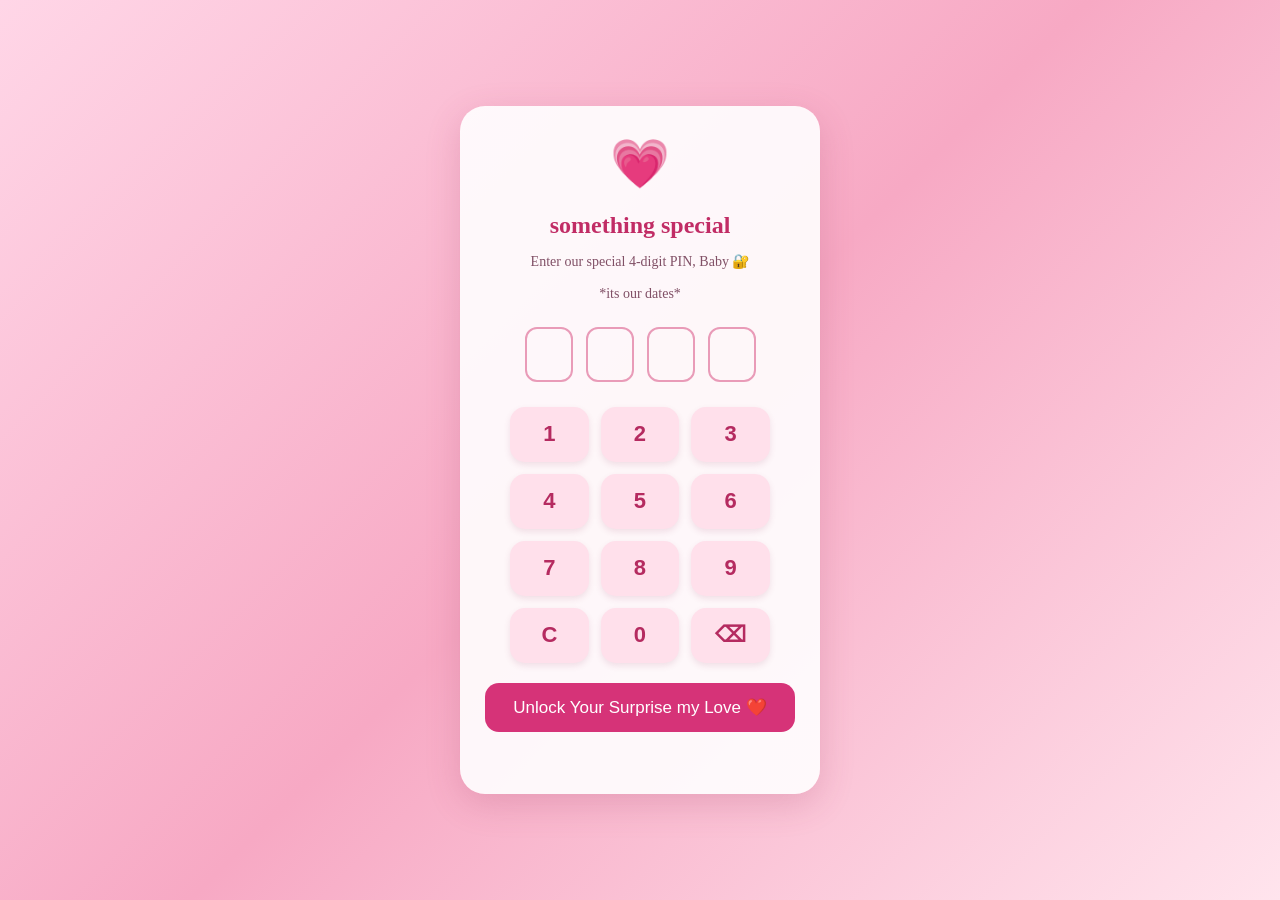
<file: index.html>
<!DOCTYPE html>
<html lang="en">
<head>
<meta charset="UTF-8">
<meta name="viewport" content="width=device-width, initial-scale=1.0">
<title>Our Secret PIN ❤️</title>

<style>
* {
    box-sizing: border-box;
}

body {
    margin: 0;
    min-height: 100vh;
    display: flex;
    justify-content: center;
    align-items: center;
    font-family: Georgia, serif;
    background: linear-gradient(135deg, #ffd6e7, #f7a9c4, #ffe4ed);
}

.container {
    width: 90%;
    max-width: 360px;
    padding: 30px 25px;
    text-align: center;
    background: rgba(255,255,255,0.9);
    border-radius: 25px;
    box-shadow: 0 10px 35px rgba(160,50,90,0.2);
}

.heart {
    font-size: 48px;
    animation: beat 1.3s infinite;
}

h2 {
    color: #c12c65;
    margin-bottom: 8px;
}

p {
    color: #815066;
    font-size: 14px;
}

.pin-boxes {
    display: flex;
    justify-content: center;
    gap: 13px;
    margin: 25px 0;
}

.pin {
    width: 48px;
    height: 55px;
    border: 2px solid #e99bb8;
    border-radius: 12px;
    font-size: 26px;
    font-weight: bold;
    color: #c12c65;
    display: flex;
    justify-content: center;
    align-items: center;
}

.keypad {
    display: grid;
    grid-template-columns: repeat(3, 1fr);
    gap: 12px;
    max-width: 260px;
    margin: auto;
}

.key {
    height: 55px;
    border: none;
    border-radius: 15px;
    background: #ffe0eb;
    color: #b52b60;
    font-size: 22px;
    font-weight: bold;
    cursor: pointer;
    box-shadow: 0 3px 6px rgba(150,50,90,0.12);
}

.key:active {
    transform: scale(0.94);
    background: #f7b5cd;
}

.unlock {
    margin-top: 20px;
    width: 100%;
    padding: 14px;
    border: none;
    border-radius: 14px;
    background: #d63378;
    color: white;
    font-size: 17px;
    cursor: pointer;
}

#error {
    color: #d00045;
    min-height: 20px;
    font-size: 13px;
    margin-top: 12px;
}

@keyframes beat {
    50% { transform: scale(1.18); }
}
</style>
</head>

<body>

<div class="container">

    <div class="heart">💗</div>

    <h2>something special</h2>

    <p>Enter our special 4-digit PIN, Baby 🔐<br><br>
        *its our dates*

    </p>

    <div class="pin-boxes">
        <div class="pin" id="pin0"></div>
        <div class="pin" id="pin1"></div>
        <div class="pin" id="pin2"></div>
        <div class="pin" id="pin3"></div>
    </div>

    <div class="keypad">
        <button class="key" onclick="addNumber('1')">1</button>
        <button class="key" onclick="addNumber('2')">2</button>
        <button class="key" onclick="addNumber('3')">3</button>
        <button class="key" onclick="addNumber('4')">4</button>
        <button class="key" onclick="addNumber('5')">5</button>
        <button class="key" onclick="addNumber('6')">6</button>
        <button class="key" onclick="addNumber('7')">7</button>
        <button class="key" onclick="addNumber('8')">8</button>
        <button class="key" onclick="addNumber('9')">9</button>
        <button class="key" onclick="clearPIN()">C</button>
        <button class="key" onclick="addNumber('0')">0</button>
        <button class="key" onclick="deleteNumber()">⌫</button>
    </div>

    <button class="unlock" onclick="checkPIN()">
        Unlock Your Surprise my Love ❤️
    </button>

    <div id="error"></div>

</div>

<script>
let enteredPIN = "";

function updatePIN() {
    for (let i = 0; i < 4; i++) {
        document.getElementById("pin" + i).textContent =
            enteredPIN[i] ? "●" : "";
    }
}

function addNumber(number) {
    if (enteredPIN.length < 4) {
        enteredPIN += number;
        updatePIN();
        document.getElementById("error").textContent = "";
    }
}

function deleteNumber() {
    enteredPIN = enteredPIN.slice(0, -1);
    updatePIN();
}

function clearPIN() {
    enteredPIN = "";
    updatePIN();
    document.getElementById("error").textContent = "";
}

function checkPIN() {
    if (enteredPIN === "2023") {
      window.location.href = "welcome.html";
    } else {
        document.getElementById("error").textContent =
            "Wrong PIN! Try again, Baby ❤️";
        enteredPIN = "";
        updatePIN();
    }
}
</script>

</body>
</html>
</file>
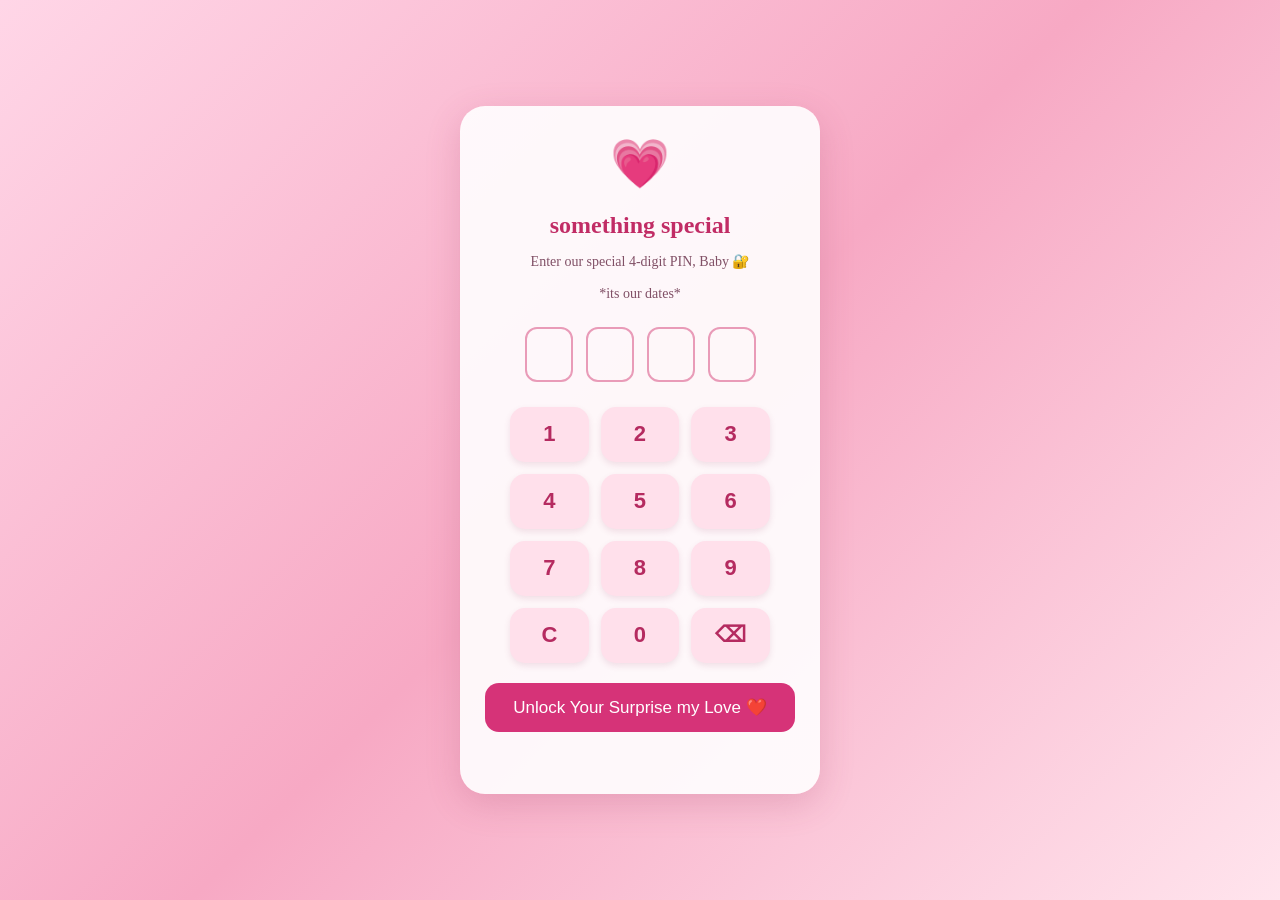
<file: index.html.html>
<!DOCTYPE html>
<html lang="en">
<head>
<meta charset="UTF-8">
<meta name="viewport" content="width=device-width, initial-scale=1.0">
<title>Our Secret PIN ❤️</title>

<style>
* {
    box-sizing: border-box;
}

body {
    margin: 0;
    min-height: 100vh;
    display: flex;
    justify-content: center;
    align-items: center;
    font-family: Georgia, serif;
    background: linear-gradient(135deg, #ffd6e7, #f7a9c4, #ffe4ed);
}

.container {
    width: 90%;
    max-width: 360px;
    padding: 30px 25px;
    text-align: center;
    background: rgba(255,255,255,0.9);
    border-radius: 25px;
    box-shadow: 0 10px 35px rgba(160,50,90,0.2);
}

.heart {
    font-size: 48px;
    animation: beat 1.3s infinite;
}

h2 {
    color: #c12c65;
    margin-bottom: 8px;
}

p {
    color: #815066;
    font-size: 14px;
}

.pin-boxes {
    display: flex;
    justify-content: center;
    gap: 13px;
    margin: 25px 0;
}

.pin {
    width: 48px;
    height: 55px;
    border: 2px solid #e99bb8;
    border-radius: 12px;
    font-size: 26px;
    font-weight: bold;
    color: #c12c65;
    display: flex;
    justify-content: center;
    align-items: center;
}

.keypad {
    display: grid;
    grid-template-columns: repeat(3, 1fr);
    gap: 12px;
    max-width: 260px;
    margin: auto;
}

.key {
    height: 55px;
    border: none;
    border-radius: 15px;
    background: #ffe0eb;
    color: #b52b60;
    font-size: 22px;
    font-weight: bold;
    cursor: pointer;
    box-shadow: 0 3px 6px rgba(150,50,90,0.12);
}

.key:active {
    transform: scale(0.94);
    background: #f7b5cd;
}

.unlock {
    margin-top: 20px;
    width: 100%;
    padding: 14px;
    border: none;
    border-radius: 14px;
    background: #d63378;
    color: white;
    font-size: 17px;
    cursor: pointer;
}

#error {
    color: #d00045;
    min-height: 20px;
    font-size: 13px;
    margin-top: 12px;
}

@keyframes beat {
    50% { transform: scale(1.18); }
}
</style>
</head>

<body>

<div class="container">

    <div class="heart">💗</div>

    <h2>something special</h2>

    <p>Enter our special 4-digit PIN, Baby 🔐<br><br>
        *its our dates*

    </p>

    <div class="pin-boxes">
        <div class="pin" id="pin0"></div>
        <div class="pin" id="pin1"></div>
        <div class="pin" id="pin2"></div>
        <div class="pin" id="pin3"></div>
    </div>

    <div class="keypad">
        <button class="key" onclick="addNumber('1')">1</button>
        <button class="key" onclick="addNumber('2')">2</button>
        <button class="key" onclick="addNumber('3')">3</button>
        <button class="key" onclick="addNumber('4')">4</button>
        <button class="key" onclick="addNumber('5')">5</button>
        <button class="key" onclick="addNumber('6')">6</button>
        <button class="key" onclick="addNumber('7')">7</button>
        <button class="key" onclick="addNumber('8')">8</button>
        <button class="key" onclick="addNumber('9')">9</button>
        <button class="key" onclick="clearPIN()">C</button>
        <button class="key" onclick="addNumber('0')">0</button>
        <button class="key" onclick="deleteNumber()">⌫</button>
    </div>

    <button class="unlock" onclick="checkPIN()">
        Unlock Your Surprise my Love ❤️
    </button>

    <div id="error"></div>

</div>

<script>
let enteredPIN = "";

function updatePIN() {
    for (let i = 0; i < 4; i++) {
        document.getElementById("pin" + i).textContent =
            enteredPIN[i] ? "●" : "";
    }
}

function addNumber(number) {
    if (enteredPIN.length < 4) {
        enteredPIN += number;
        updatePIN();
        document.getElementById("error").textContent = "";
    }
}

function deleteNumber() {
    enteredPIN = enteredPIN.slice(0, -1);
    updatePIN();
}

function clearPIN() {
    enteredPIN = "";
    updatePIN();
    document.getElementById("error").textContent = "";
}

function checkPIN() {
    if (enteredPIN === "2023") {
        window.location.href = "index.html";
    } else {
        document.getElementById("error").textContent =
            "Wrong PIN! Try again, Baby ❤️";
        enteredPIN = "";
        updatePIN();
    }
}
</script>

</body>
</html>
</file>
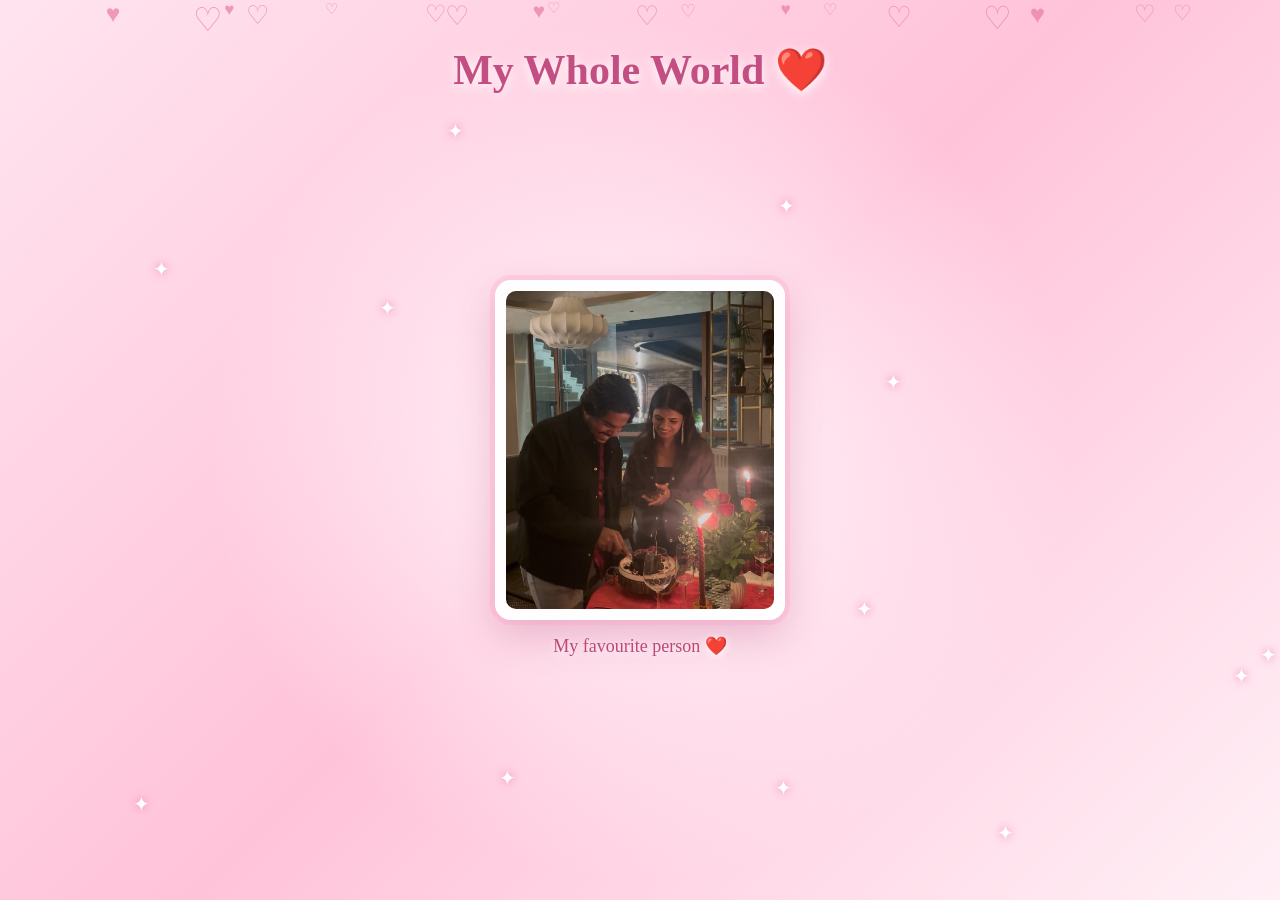
<file: page10.html>
<!DOCTYPE html>
<html lang="en">
<head>
<meta charset="UTF-8">
<meta name="viewport" content="width=device-width, initial-scale=1.0">
<meta name="theme-color" content="#ffe4ef">
<title>Our Little World ❤️</title>

<style>
* {
    margin: 0;
    padding: 0;
    box-sizing: border-box;
}

html, body {
    width: 100%;
    height: 100%;
    overflow: hidden;
    font-family: Georgia, serif;
}

body {
    background: linear-gradient(135deg, #ffe4ef, #ffc3d9, #fff0f6);
    color: #a43e6d;
}

#scene {
    position: relative;
    width: 100%;
    height: 100vh;
    height: 100dvh;
    min-height: 500px;
    overflow: hidden;
    background:
        radial-gradient(circle at center, #fff7fb, transparent 55%),
        linear-gradient(135deg, #ffe4ef, #ffc3d9, #fff0f6);
}

.scene-content {
    position: absolute;
    inset: 0;
    transition: filter 4s ease, opacity 4s ease, transform 4s ease;
}

/* HEADING */

.heading {
    position: absolute;
    top: 5%;
    left: 0;
    width: 100%;
    text-align: center;
    padding: 0 12px;
    z-index: 20;
    animation: headingIn 1.5s ease both;
}

.heading h1 {
    font-size: clamp(28px, 7vw, 42px);
    color: #c34f82;
    text-shadow: 0 3px 12px white;
}

.heading p {
    margin-top: 8px;
    font-size: 15px;
    color: #a65b7b;
}

@keyframes headingIn {
    from {
        opacity: 0;
        transform: translateY(-25px);
    }
    to {
        opacity: 1;
        transform: translateY(0);
    }
}

/* MAIN PHOTO */

.main-photo {
    position: absolute;
    width: clamp(180px, 48vw, 290px);
    height: clamp(220px, 55vw, 340px);
    left: 50%;
    top: 50%;
    transform: translate(-50%, -50%) scale(.6);
    z-index: 5;
    opacity: 0;
    animation:
        mainAppear 1.5s cubic-bezier(.2,.8,.2,1) forwards,
        heartbeat 3s ease-in-out 1.5s infinite;
}

.main-frame {
    position: relative;
    width: 100%;
    height: 100%;
    padding: 9px;
    background: rgba(255,255,255,.95);
    border: 2px solid white;
    border-radius: 16px;
    box-shadow:
        0 0 0 5px rgba(255,150,190,.25),
        0 15px 40px rgba(180,70,120,.3);
}

.main-frame img {
    width: 100%;
    height: 100%;
    object-fit: cover;
    border-radius: 10px;
}

.main-caption {
    position: absolute;
    bottom: -37px;
    left: 0;
    width: 100%;
    text-align: center;
    color: #bd4778;
    font-size: 18px;
    text-shadow: 0 2px 8px white;
    white-space: nowrap;
}

@keyframes mainAppear {
    to {
        opacity: 1;
        transform: translate(-50%, -50%) scale(1);
    }
}

@keyframes heartbeat {
    0%, 100% { scale: 1; }
    50% { scale: 1.025; }
}

/* MEMORY PHOTOS */

.photo {
    position: absolute;
    width: clamp(95px, 25vw, 155px);
    height: clamp(120px, 31vw, 190px);
    padding: 6px;
    background: white;
    border-radius: 10px;
    box-shadow: 0 8px 24px rgba(160,65,110,.24);
    opacity: 0;
    z-index: 8;
    object-fit: cover;
    border: 1px solid #ffe1ec;
}

.photo.show {
    animation:
        photoEnter 1.2s cubic-bezier(.17,.67,.35,1.15) forwards,
        photoFloat 4s ease-in-out 1.2s infinite;
}

@keyframes photoEnter {
    0% {
        opacity: 0;
        transform: translate(var(--from-x), var(--from-y))
                   rotate(var(--start-rotate)) scale(.35);
    }
    70% {
        opacity: 1;
        transform: translate(0,0)
                   rotate(var(--end-rotate)) scale(1.06);
    }
    100% {
        opacity: 1;
        transform: translate(0,0)
                   rotate(var(--end-rotate)) scale(1);
    }
}

@keyframes photoFloat {
    0%, 100% { margin-top: 0; }
    50% { margin-top: -7px; }
}

/* FLOATING HEARTS */

.heart {
    position: absolute;
    color: #e77ca5;
    pointer-events: none;
    opacity: .7;
    animation: heartFloat 7s linear infinite;
    z-index: 2;
}

@keyframes heartFloat {
    from {
        transform: translateY(110vh) rotate(0);
        opacity: 0;
    }
    15% { opacity: .8; }
    to {
        transform: translateY(-15vh) rotate(40deg);
        opacity: 0;
    }
}

/* SPARKLES */

.sparkle {
    position: absolute;
    color: white;
    font-size: 20px;
    text-shadow: 0 0 10px #ed7fa9;
    animation: sparkle 2s ease-in-out infinite alternate;
    z-index: 3;
}

@keyframes sparkle {
    from {
        opacity: .3;
        transform: scale(.7) rotate(0);
    }
    to {
        opacity: 1;
        transform: scale(1.4) rotate(30deg);
    }
}

/* ENDING MESSAGE */

.ending {
    position: absolute;
    bottom: 4%;
    left: 0;
    width: 100%;
    text-align: center;
    padding: 0 15px;
    opacity: 0;
    z-index: 25;
    color: #b74779;
    font-size: clamp(15px, 3.5vw, 20px);
    line-height: 1.5;
    text-shadow: 0 2px 8px white;
}

.ending.visible {
    animation: headingIn 2s ease forwards;
}

/* MOBILE LAYOUT */

@media (max-width: 600px) {

    #scene {
        min-height: 600px;
    }

    .heading {
        top: 3.5%;
    }

    .heading h1 {
        font-size: clamp(26px, 7vw, 34px);
    }

    .heading p {
        font-size: 13px;
    }

    .main-photo {
        top: 28%;
        width: clamp(135px, 39vw, 175px);
        height: clamp(165px, 47vw, 215px);
    }

    .main-frame {
        padding: 7px;
        border-radius: 13px;
    }

    .main-caption {
        bottom: -29px;
        font-size: 14px;
    }

    /* All seven photos arranged in a neat grid */

    #gallery {
        position: absolute;
        left: 5%;
        width: 90%;
        top: 51%;
        height: 34%;
        display: grid;
        grid-template-columns: repeat(3, minmax(0, 1fr));
        grid-template-rows: repeat(3, minmax(0, 1fr));
        gap: 7px;
        align-items: center;
        justify-items: center;
        z-index: 8;
    }

    .photo {
        position: relative !important;
        left: auto !important;
        right: auto !important;
        top: auto !important;
        bottom: auto !important;
        width: min(100%, 105px);
        height: min(100%, 94px);
        min-width: 0;
        padding: 4px;
        border-radius: 8px;
        object-fit: cover;
    }

    .photo:nth-child(7) {
        grid-column: 2;
    }

    .ending {
        bottom: 2.5%;
        font-size: 15px;
        padding: 0 10px;
    }

    .ending br {
        line-height: 1.2;
    }

    .sparkle {
        font-size: 14px;
    }
}

/* SHORT PHONE SCREENS */

@media (max-width: 600px) and (max-height: 720px) {

    .heading {
        top: 2%;
    }

    .main-photo {
        top: 27%;
        width: 125px;
        height: 150px;
    }

    #gallery {
        top: 48%;
        height: 37%;
        gap: 4px;
    }

    .photo {
        height: min(100%, 78px);
    }

    .ending {
        font-size: 13px;
        bottom: 1%;
    }
}

/* FINAL BLUR AND CLOSING SCREEN */

#final-screen {
    position: fixed;
    inset: 0;
    z-index: 100;
    display: flex;
    justify-content: center;
    align-items: center;
    padding: 25px;
    text-align: center;

    background: rgba(255, 222, 237, .40);
    backdrop-filter: blur(0px);
    -webkit-backdrop-filter: blur(0px);

    opacity: 0;
    visibility: hidden;
    transition:
        opacity 4s ease,
        backdrop-filter 4s ease,
        visibility 4s;
}

#final-screen.active {
    opacity: 1;
    visibility: visible;
    backdrop-filter: blur(18px);
    -webkit-backdrop-filter: blur(18px);
}

.final-message {
    max-width: 420px;
    padding: 35px 22px;
    border: 1px solid rgba(255,255,255,.85);
    border-radius: 25px;
    background: rgba(255,255,255,.48);
    box-shadow: 0 10px 50px rgba(190,90,135,.12);
    transform: translateY(20px);
    opacity: 0;
    transition: all 3s ease 1s;
}

#final-screen.active .final-message {
    transform: translateY(0);
    opacity: 1;
}

.final-heart {
    font-size: 42px;
    display: block;
    margin-bottom: 18px;
    animation: finalPulse 2s ease-in-out infinite;
}

.final-message h2 {
    color: #bd4778;
    font-size: clamp(27px, 7vw, 38px);
    margin-bottom: 18px;
}

.final-message p {
    color: #a65b7b;
    font-size: 17px;
    line-height: 1.8;
}

.final-message .forever {
    margin-top: 22px;
    color: #c34f82;
    font-size: 20px;
}

@keyframes finalPulse {
    0%, 100% { transform: scale(1); }
    50% { transform: scale(1.13); }
}

/* STOP ALL MOVEMENT AT THE END */

#scene.finished .scene-content {
    filter: blur(15px);
    opacity: .45;
    transform: scale(1.025);
}

#scene.finished .heart,
#scene.finished .sparkle,
#scene.finished .photo,
#scene.finished .main-photo,
#scene.finished .heading {
    animation-play-state: paused !important;
}

#scene.finished .ending {
    animation-play-state: paused !important;
}

@media (prefers-reduced-motion: reduce) {
    *, *::before, *::after {
        scroll-behavior: auto !important;
    }
}

</style>
</head>

<body>

<div id="scene">

    <div class="scene-content">

        <div class="heading">
            <h1>My Whole World ❤️</h1>
            <p></p>
        </div>

        <!-- MAIN PHOTO -->

        <div class="main-photo">
            <div class="main-frame">
             <img src="./c5f21317-d4b0-40e4-acc5-f88ac8fcc95f.jpg"
     alt="Our favourite memory">
            </div>
            <div class="main-caption">My favourite person ❤️</div>
        </div>

        <!-- MEMORY GALLERY -->

        <div id="gallery"></div>

        <!-- ENDING MESSAGE -->

        <div class="ending" id="ending">
            My favourite memory and many more yet to come. ❤️
            <br><br>
            I love you infinity, Baby! 💗
        </div>

    </div>

</div>

<!-- FINAL ROMANTIC SCREEN -->

<div id="final-screen">

    <div class="final-message">

        <span class="final-heart">❤️</span>

        <h2>My Whole World</h2>

        <p>
            If I could choose again,
            in every lifetime,
            I would still choose you.
        </p>

        <p class="forever">
            I love you infinity, Baby! 💗
        </p>

        <p style="margin-top:20px; font-size:14px;">
            Forever yours. ❤️
        </p>

    </div>

</div>

<script>

/* YOUR ORIGINAL PHOTOS */

const photos = [
    "./4e213f97-fa69-40aa-bd6c-6e2da9591e2f.jpg",
    "./8faaf054-906f-4ec4-bc99-ea59953a921e.jpg",
    "./935b0201-d63c-45e0-8395-337a36751b01.jpg",
    "./7a78b938-7dc4-46e3-9925-fb5832fcb19a.jpg",
    "./7b27e1e5-7295-4909-b9f8-a6056c0e1eda.jpg",
    "./af784d5f-3c87-4307-952a-bf98f9930afd.jpg",
    "./a3b49f48-7228-4e0a-9ebd-1e6c0f271f00.jpg"
];

/* DESKTOP PHOTO POSITIONS */

const positions = [
    { left: "3%", top: "23%" },
    { left: "4%", bottom: "19%" },
    { right: "4%", bottom: "19%" },
    { left: "29%", top: "19%" },
    { right: "29%", top: "19%" },
    { left: "28%", bottom: "14%" },
    { right: "28%", bottom: "14%" }
];

const gallery = document.getElementById("gallery");

const isMobile = window.matchMedia("(max-width: 600px)").matches;

/* SHUFFLE PHOTOS */

const shuffledPhotos = [...photos].sort(() => Math.random() - 0.5);

const shuffledPositions = [...positions].sort(
    () => Math.random() - 0.5
);

/* REVEAL PHOTOS */

shuffledPhotos.forEach((src, index) => {

    const img = document.createElement("img");

    img.src = src;
    img.alt = "Our memory";
    img.className = "photo";

    const directions = [
        ["-110vw", "-70vh"],
        ["110vw", "-60vh"],
        ["-100vw", "70vh"],
        ["100vw", "70vh"],
        ["0", "-110vh"],
        ["0", "110vh"],
        ["-110vw", "0"],
        ["110vw", "0"]
    ];

    const direction = directions[
        Math.floor(Math.random() * directions.length)
    ];

    img.style.setProperty("--from-x", direction[0]);
    img.style.setProperty("--from-y", direction[1]);

    const rotation = Math.random() * 12 - 6;

    img.style.setProperty(
        "--start-rotate",
        (rotation * 2) + "deg"
    );

    img.style.setProperty(
        "--end-rotate",
        rotation + "deg"
    );

    /* DESKTOP POSITIONS ONLY */

    if (!isMobile) {
        const pos = shuffledPositions[index];
        Object.assign(img.style, pos);
    }

    gallery.appendChild(img);

    /* Each photo appears one by one */

    setTimeout(() => {
        img.classList.add("show");
    }, 1500 + index * 850);

});

/* FLOATING HEARTS */

for (let i = 0; i < 18; i++) {

    const heart = document.createElement("div");

    heart.className = "heart";

    heart.textContent = Math.random() > .5 ? "♥" : "♡";

    heart.style.left = Math.random() * 100 + "%";

    heart.style.fontSize =
        (14 + Math.random() * 20) + "px";

    heart.style.animationDuration =
        (6 + Math.random() * 7) + "s";

    heart.style.animationDelay =
        Math.random() * 6 + "s";

    document.querySelector(".scene-content").appendChild(heart);
}

/* SPARKLES */

for (let i = 0; i < 12; i++) {

    const sparkle = document.createElement("div");

    sparkle.className = "sparkle";
    sparkle.textContent = "✦";

    sparkle.style.left = Math.random() * 100 + "%";
    sparkle.style.top = Math.random() * 100 + "%";

    sparkle.style.animationDelay =
        Math.random() * 2 + "s";

    document.querySelector(".scene-content").appendChild(sparkle);
}

/* SHOW ENDING MESSAGE */

const endingTime = 1500 + photos.length * 850 + 1200;

setTimeout(() => {

    document.getElementById("ending").classList.add("visible");

}, endingTime);


/* FINAL ENDING AFTER 25 SECONDS */

setTimeout(() => {

    document.getElementById("scene").classList.add("finished");
    document.getElementById("final-screen").classList.add("active");

    // Wait 12 seconds before returning
    setTimeout(() => {

        window.parent.postMessage(
            { type: "BIRTHDAY_END" },
            window.location.origin
        );

    }, 12000);

}, 25000);



</script>

</body>
</html>
</file>
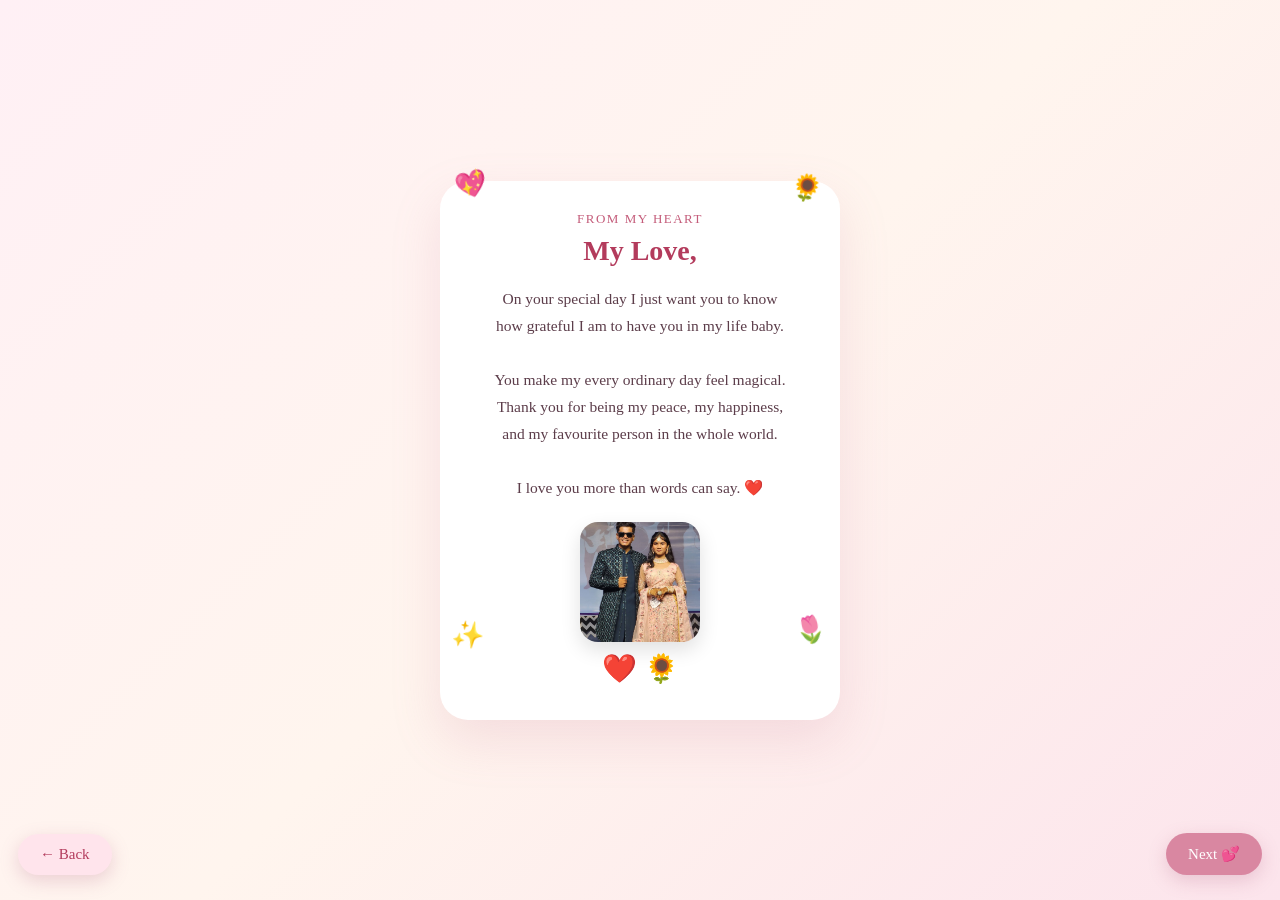
<file: page2.html>
<!DOCTYPE html>
<html lang="en">
<head>
  <meta charset="UTF-8">
  <meta name="viewport" content="width=device-width, initial-scale=1.0">
  <title>For You My Love</title>
  <style>
    * {
      margin: 0;
      padding: 0;
      box-sizing: border-box;
    }

    body {
      min-height: 100vh;
      background: linear-gradient(135deg, #fff0f5, #fff5ee, #fce4ec);
      font-family: Georgia, serif;
      display: flex;
      justify-content: center;
      align-items: center;
      padding: 20px 15px;
      overflow-x: hidden;
    }

    .card {
      background: #ffffff;
      width: 100%;
      max-width: 400px;
      border-radius: 28px;
      padding: 30px 22px 35px;
      box-shadow: 0 20px 50px rgba(200, 120, 150, 0.18);
      text-align: center;
      position: relative;
      z-index: 2;
    }

    .sticker {
      position: absolute;
      font-size: 26px;
      z-index: 5;
    }
    .sticker-1 { top: -12px; left: 15px; transform: rotate(-15deg); }
    .sticker-2 { top: -8px; right: 18px; transform: rotate(12deg); }
    .sticker-3 { bottom: 70px; left: 12px; transform: rotate(8deg); }
    .sticker-4 { bottom: 75px; right: 14px; transform: rotate(-10deg); }

    .small-title {
      font-size: 13px;
      color: #c45c7a;
      letter-spacing: 1.5px;
      margin-bottom: 8px;
    }

    h2 {
      font-size: 28px;
      color: #b33b5c;
      margin-bottom: 18px;
    }

    .surprise-text {
      font-size: 15.5px;
      color: #5c3d4a;
      line-height: 1.75;
      margin-bottom: 20px;
    }

    .photos {
      display: flex;
      justify-content: center;
      gap: 14px;
      margin: 18px 0 10px;
      flex-wrap: wrap;
    }

    .photos img {
      width: 120px;
      height: 120px;
      object-fit: cover;
      border-radius: 18px;
      box-shadow: 0 8px 20px rgba(0,0,0,0.12);
    }

    .photos img:nth-child(2) {
      border-radius: 50%;
      width: 110px;
      height: 110px;
    }

    .bottom-emojis {
      font-size: 28px;
      margin-top: 8px;
    }

    /* Corner Buttons */
    .corner-btn {
      position: fixed;
      bottom: 25px;
      padding: 12px 22px;
      border-radius: 50px;
      text-decoration: none;
      font-size: 15px;
      font-family: Georgia, serif;
      box-shadow: 0 6px 18px rgba(180, 100, 130, 0.25);
      transition: all 0.3s ease;
      z-index: 999;
    }
    .back-btn {
      left: 18px;
      background: #ffe4ec;
      color: #b33b5c;
    }
    .next-btn {
      right: 18px;
      background: #d987a1;
      color: white;
    }
    .corner-btn:hover {
      transform: scale(1.06);
    }

    /* Particles */
    #particles {
      position: fixed;
      top: 0;
      left: 0;
      width: 100%;
      height: 100%;
      pointer-events: none;
      z-index: 1;
      overflow: hidden;
    }
    .heart, .confetti {
      position: absolute;
      animation: fall linear forwards;
    }
    .heart { font-size: 17px; }
    .confetti {
      width: 8px;
      height: 8px;
      border-radius: 2px;
    }
    @keyframes fall {
      to {
        transform: translateY(110vh) rotate(720deg);
        opacity: 0;
      }
    }

    /* iPhone optimization */
    @media (max-width: 400px) {
      .card {
        padding: 25px 18px 30px;
      }
      h2 { font-size: 25px; }
      .photos img {
        width: 105px;
        height: 105px;
      }
      .photos img:nth-child(2) {
        width: 98px;
        height: 98px;
      }
    }
  </style>
</head>
<body>

  <div class="card">
    <div class="sticker sticker-1">💖</div>
    <div class="sticker sticker-2">🌻</div>
    <div class="sticker sticker-3">✨</div>
    <div class="sticker sticker-4">🌷</div>

    <p class="small-title">FROM MY HEART</p>
    <h2>My Love,</h2>

    <p class="surprise-text">
      On your special day I just want you to know<br>
      how grateful I am to have you in my life baby.<br><br>
      You make my every ordinary day feel magical.<br>
      Thank you for being my peace, my happiness,<br>
      and my favourite person in the whole world.<br><br>
      I love you more than words can say. ❤️
    </p>

    <!-- Photos -->
    <div class="photos">
      <img src="./2986B694-7DF7-4821-AFF1-B7539E9ABB77.jpeg" alt="Our beautiful memory">
    </div>

    <div class="bottom-emojis">❤️ 🌻</div>
  </div>

  <!-- Corner Buttons -->
  <a href="index.html" class="corner-btn back-btn">← Back</a>
  <a href="page3.html" class="corner-btn next-btn">Next 💕</a>

  <!-- Animation -->
  <div id="particles"></div>

  <script>
    createParticles();

    function createParticles() {
      const particles = document.getElementById('particles');
      const emojis = ['💖', '💕', '💗', '❤️', '✨', '🌸'];
      const colors = ['#ff6b9d', '#ff8fab', '#ffb3c6', '#ffc2d4', '#ff9a9e', '#fad0c4'];

      for (let i = 0; i < 35; i++) {
        const heart = document.createElement('div');
        heart.classList.add('heart');
        heart.innerText = emojis[Math.floor(Math.random() * emojis.length)];
        heart.style.left = Math.random() * 100 + 'vw';
        heart.style.top = '-40px';
        heart.style.fontSize = (13 + Math.random() * 16) + 'px';
        heart.style.animationDuration = (3 + Math.random() * 4) + 's';
        heart.style.animationDelay = Math.random() * 1.5 + 's';
        particles.appendChild(heart);
        setTimeout(() => heart.remove(), 8500);
      }

      for (let i = 0; i < 45; i++) {
        const conf = document.createElement('div');
        conf.classList.add('confetti');
        conf.style.left = Math.random() * 100 + 'vw';
        conf.style.top = '-20px';
        conf.style.backgroundColor = colors[Math.floor(Math.random() * colors.length)];
        conf.style.animationDuration = (2.5 + Math.random() * 3) + 's';
        conf.style.animationDelay = Math.random() * 1.2 + 's';
        particles.appendChild(conf);
        setTimeout(() => conf.remove(), 7500);
      }
    }
  </script>

</body>
</html>
</file>
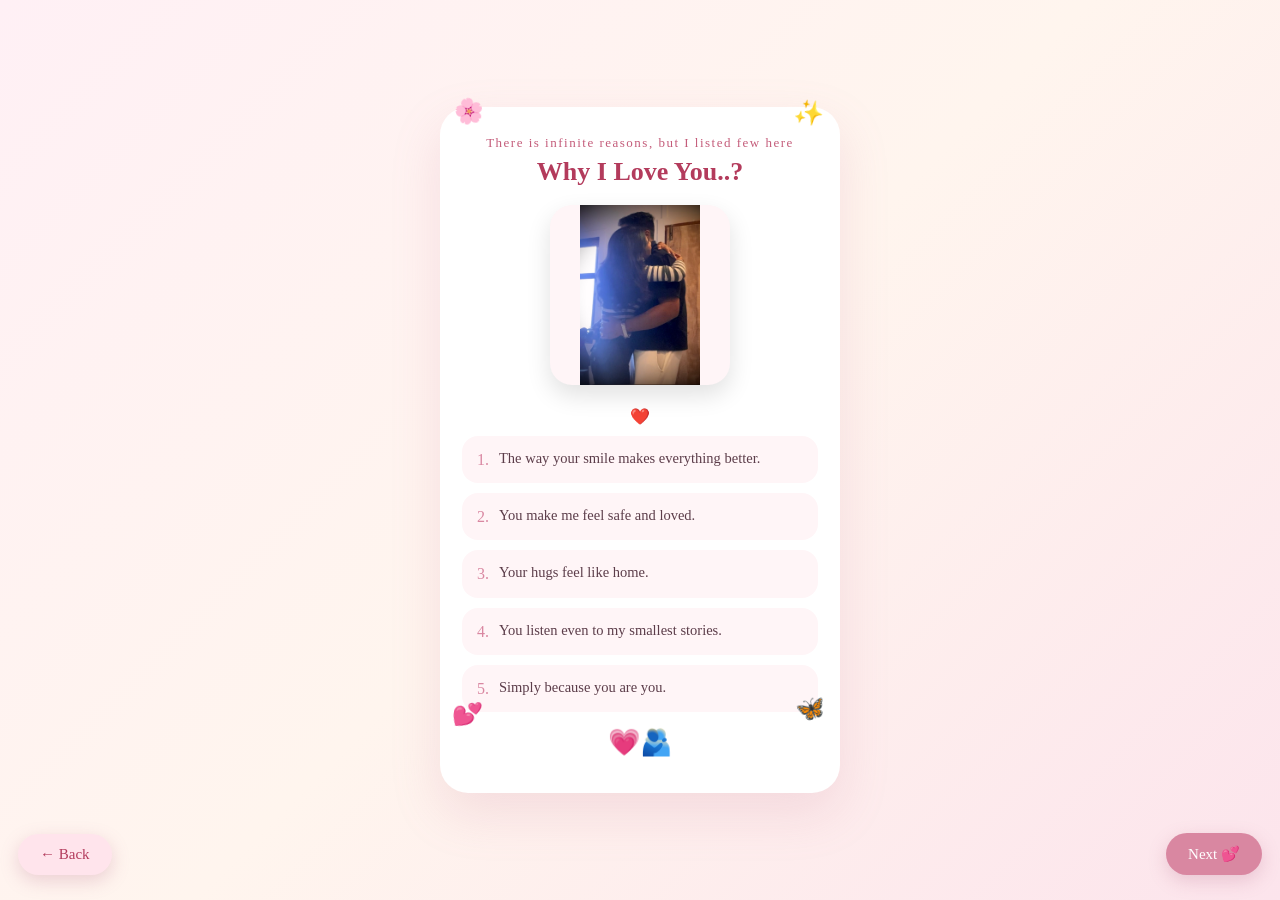
<file: page3.html>
<!DOCTYPE html>
<html lang="en">
<head>
  <meta charset="UTF-8">
  <meta name="viewport" content="width=device-width, initial-scale=1.0">
  <title>Reasons I Love You</title>
  <style>
    * {
      margin: 0;
      padding: 0;
      box-sizing: border-box;
    }

    body {
      min-height: 100vh;
      background: linear-gradient(135deg, #fff0f5, #fff5ee, #fce4ec);
      font-family: Georgia, serif;
      display: flex;
      justify-content: center;
      align-items: center;
      padding: 20px 15px;
      overflow-x: hidden;
    }

    .card {
      background: #ffffff;
      width: 100%;
      max-width: 400px;
      border-radius: 28px;
      padding: 28px 22px 35px;
      box-shadow: 0 20px 50px rgba(200, 120, 150, 0.18);
      text-align: center;
      position: relative;
      z-index: 2;
    }

    .sticker {
      position: absolute;
      font-size: 24px;
      z-index: 5;
    }
    .sticker-1 { top: -10px; left: 14px; transform: rotate(-12deg); }
    .sticker-2 { top: -8px; right: 16px; transform: rotate(10deg); }
    .sticker-3 { bottom: 65px; left: 12px; transform: rotate(8deg); }
    .sticker-4 { bottom: 70px; right: 14px; transform: rotate(-9deg); }

    .small-title {
      font-size: 13px;
      color: #c45c7a;
      letter-spacing: 1.5px;
      margin-bottom: 6px;
    }

    h2 {
      font-size: 26px;
      color: #b33b5c;
      margin-bottom: 18px;
    }
/* Single Photo - Full image without cutting */
.single-photo {
  width: 180px;
  height: 180px;
  object-fit: contain;        /* ← Changed to contain */
  object-position: center;
  background: #fff5f7;        /* Soft background so empty space looks nice */
  border-radius: 22px;
  box-shadow: 0 10px 25px rgba(0,0,0,0.12);
  margin: 10px auto 22px;
  display: block;
  opacity: 0;
  transform: translateY(20px) scale(0.95);
  animation: photoIn 0.8s ease 0.3s forwards;
}

    @keyframes photoIn {
      to {
        opacity: 1;
        transform: translateY(0) scale(1);
      }
    }

    .reasons {
      text-align: left;
      margin: 10px 0 15px;
    }

    .reason {
      background: #fff5f7;
      padding: 12px 15px;
      border-radius: 16px;
      margin-bottom: 10px;
      font-size: 14.5px;
      color: #5c3d4a;
      display: flex;
      gap: 10px;
      align-items: flex-start;
      line-height: 1.45;
      opacity: 0;
      transform: translateX(20px);
      animation: reasonIn 0.6s ease forwards;
    }

    .reason:nth-child(1) { animation-delay: 0.6s; }
    .reason:nth-child(2) { animation-delay: 0.8s; }
    .reason:nth-child(3) { animation-delay: 1.0s; }
    .reason:nth-child(4) { animation-delay: 1.2s; }
    .reason:nth-child(5) { animation-delay: 1.4s; }

    @keyframes reasonIn {
      to {
        opacity: 1;
        transform: translateX(0);
      }
    }

    .reason span {
      font-size: 16px;
      color: #d987a1;
    }

    .bottom-emojis {
      font-size: 26px;
      margin-top: 8px;
      opacity: 0;
      animation: photoIn 0.6s ease 1.7s forwards;
    }

    /* Corner Buttons */
    .corner-btn {
      position: fixed;
      bottom: 25px;
      padding: 12px 22px;
      border-radius: 50px;
      text-decoration: none;
      font-size: 15px;
      font-family: Georgia, serif;
      box-shadow: 0 6px 18px rgba(180, 100, 130, 0.25);
      z-index: 999;
    }
    .back-btn {
      left: 18px;
      background: #ffe4ec;
      color: #b33b5c;
    }
    .next-btn {
      right: 18px;
      background: #d987a1;
      color: white;
    }

    @media (max-width: 400px) {
      .card {
        padding: 24px 16px 30px;
      }
      h2 { font-size: 24px; }
      .single-photo {
        width: 160px;
        height: 160px;
      }
    }
  </style>
</head>
<body>

  <div class="card">
    <div class="sticker sticker-1">🌸</div>
    <div class="sticker sticker-2">✨</div>
    <div class="sticker sticker-3">💕</div>
    <div class="sticker sticker-4">🦋</div>

    <p class="small-title">There is infinite reasons, but I listed few here</p>
    <h2>Why I Love You..?</h2>

    <!-- Only One Photo -->
<img src="./IMG_2043.jpeg" class="single-photo" alt="My Love">❤️
    <div class="reasons">
      <div class="reason">
        <span>1.</span>
        <div>The way your smile makes everything better.</div>
      </div>
      <div class="reason">
        <span>2.</span>
        <div>You make me feel safe and loved.</div>
      </div>
      <div class="reason">
        <span>3.</span>
        <div>Your hugs feel like home.</div>
      </div>
      <div class="reason">
        <span>4.</span>
        <div>You listen even to my smallest stories.</div>
      </div>
      <div class="reason">
        <span>5.</span>
        <div>Simply because you are you.</div>
      </div>
    </div>

    <div class="bottom-emojis">💗🫂</div>
  </div>

  <!-- Corner Buttons -->
  <a href="page2.html" class="corner-btn back-btn">← Back</a>
  <a href="page4.html" class="corner-btn next-btn">Next 💕</a>

</body>
</html>
</file>
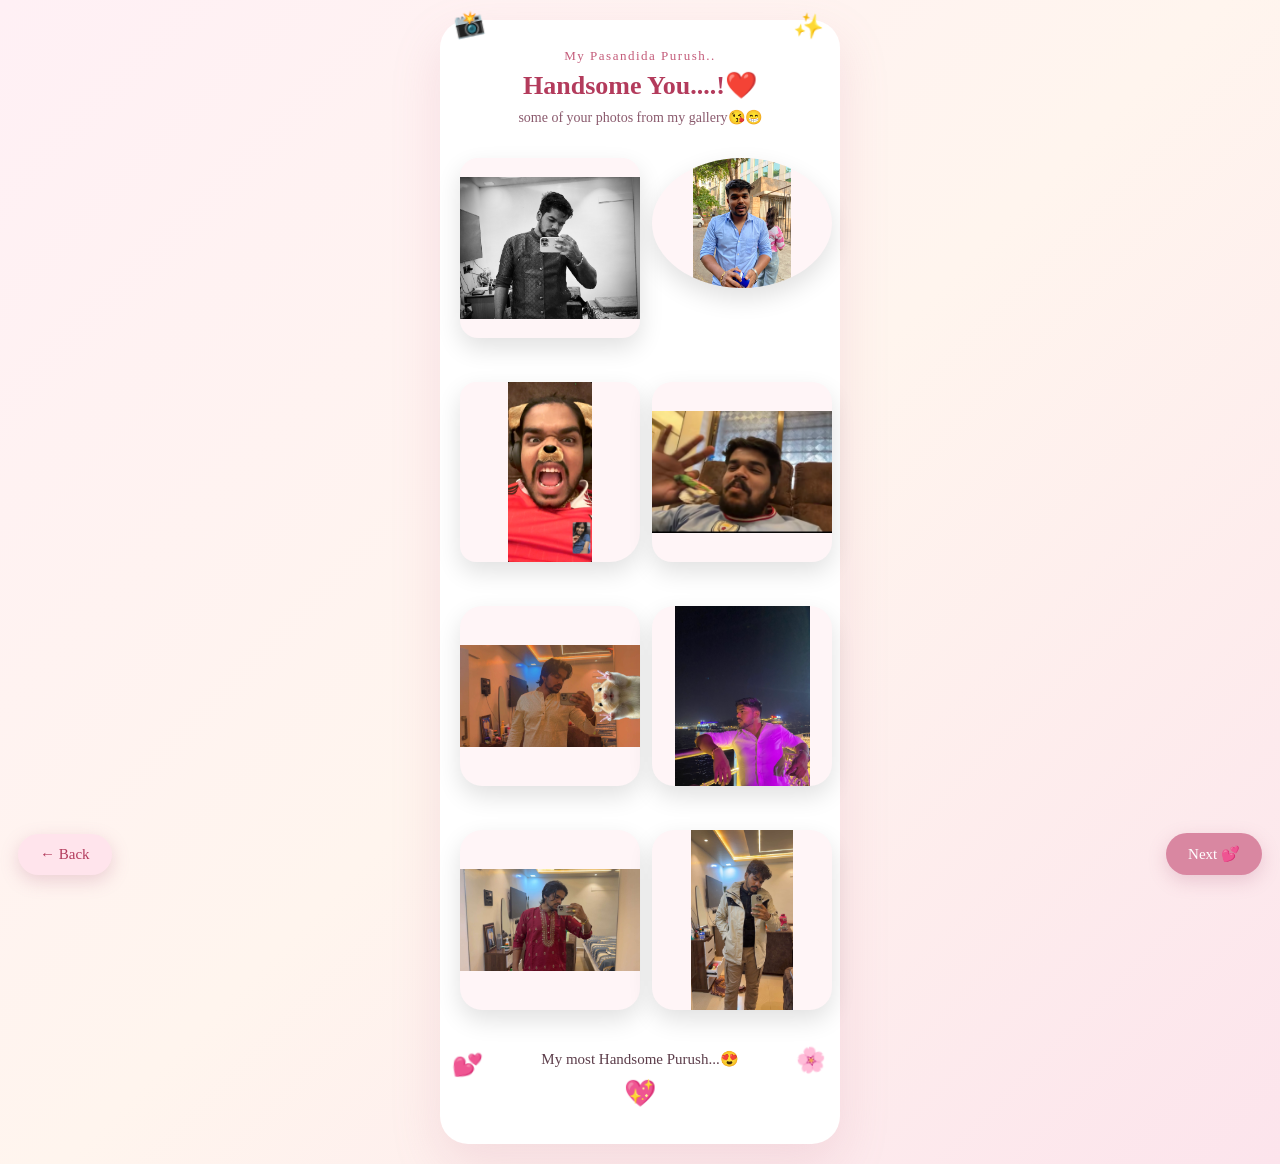
<file: page4.html>
<!DOCTYPE html>
<html lang="en">
<head>
  <meta charset="UTF-8">
  <meta name="viewport" content="width=device-width, initial-scale=1.0">
  <title>Our Memories</title>
  <style>
    * {
      margin: 0;
      padding: 0;
      box-sizing: border-box;
    }

    body {
      min-height: 100vh;
      background: linear-gradient(135deg, #fff0f5, #fff5ee, #fce4ec);
      font-family: Georgia, serif;
      display: flex;
      justify-content: center;
      align-items: center;
      padding: 20px 15px;
      overflow-x: hidden;
    }

    .card {
      background: #ffffff;
      width: 100%;
      max-width: 400px;
      border-radius: 28px;
      padding: 28px 20px 35px;
      box-shadow: 0 20px 50px rgba(200, 120, 150, 0.18);
      text-align: center;
      position: relative;
      z-index: 2;
    }

    .sticker {
      position: absolute;
      font-size: 24px;
      z-index: 5;
    }
    .sticker-1 { top: -10px; left: 14px; transform: rotate(-12deg); }
    .sticker-2 { top: -8px; right: 16px; transform: rotate(10deg); }
    .sticker-3 { bottom: 65px; left: 12px; transform: rotate(8deg); }
    .sticker-4 { bottom: 70px; right: 14px; transform: rotate(-9deg); }

    .small-title {
      font-size: 13px;
      color: #c45c7a;
      letter-spacing: 1.5px;
      margin-bottom: 6px;
    }

    h2 {
      font-size: 26px;
      color: #b33b5c;
      margin-bottom: 8px;
    }

    .subtitle {
      font-size: 14px;
      color: #8a5a6d;
      margin-bottom: 22px;
    }

    /* Photo Gallery */
    .gallery {
      display: grid;
      grid-template-columns: 1fr 1fr;
      gap: 12px;
      margin-bottom: 18px;
    }

    .gallery img {
       width: 180px;
  height: 180px;
  object-fit: contain;        /* ← Changed to contain */
  object-position: center;
  background: #fff5f7;        /* Soft background so empty space looks nice */
  border-radius: 22px;
  box-shadow: 0 10px 25px rgba(0,0,0,0.12);
  margin: 10px auto 22px;
  display: block;
  opacity: 0;
  transform: translateY(20px) scale(0.95);
  animation: photoIn 0.8s ease 0.3s forwards;
    }

    /* Different shapes */
    .gallery img:nth-child(1) {
      border-radius: 18px;
      animation-delay: 0.2s;
    }
    .gallery img:nth-child(2) {
      border-radius: 50%;
      height: 130px;
      animation-delay: 0.45s;
    }
    .gallery img:nth-child(3) {
      border-radius: 16px 16px 30px 16px;
      animation-delay: 0.7s;
    }
    .gallery img:nth-child(4) {
      border-radius: 20px;
      transform: rotate(3deg) scale(0.85) translateY(20px);
      animation-delay: 0.95s;
    }

    @keyframes photoIn {
      to {
        opacity: 1;
        transform: scale(1) translateY(0) rotate(0deg);
      }
    }

    .bottom-text {
      font-size: 15px;
      color: #5c3d4a;
      margin-top: 8px;
      opacity: 0;
      animation: photoIn 0.6s ease 1.3s forwards;
    }

    .bottom-emojis {
      font-size: 26px;
      margin-top: 10px;
      opacity: 0;
      animation: photoIn 0.6s ease 1.5s forwards;
    }

    /* Corner Buttons */
    .corner-btn {
      position: fixed;
      bottom: 25px;
      padding: 12px 22px;
      border-radius: 50px;
      text-decoration: none;
      font-size: 15px;
      font-family: Georgia, serif;
      box-shadow: 0 6px 18px rgba(180, 100, 130, 0.25);
      transition: all 0.3s ease;
      z-index: 999;
    }
    .back-btn {
      left: 18px;
      background: #ffe4ec;
      color: #b33b5c;
    }
    .next-btn {
      right: 18px;
      background: #d987a1;
      color: white;
    }

    /* iPhone */
    @media (max-width: 400px) {
      .card {
        padding: 24px 16px 30px;
      }
      h2 { font-size: 24px; }
      .gallery img {
        height: 115px;
      }
    }
  </style>
</head>
<body>

  <div class="card">
    <div class="sticker sticker-1">📸</div>
    <div class="sticker sticker-2">✨</div>
    <div class="sticker sticker-3">💕</div>
    <div class="sticker sticker-4">🌸</div>

    <p class="small-title">My Pasandida Purush..</p>
    <h2>Handsome You....!❤️</h2>
    <p class="subtitle">some of your photos from my gallery😘😁 </p>

   <!-- Photo Gallery -->
<div class="gallery">
   <img src="./IMG_4583.jpeg" alt="Memory 1">
<img src="./IMG_1891.jpeg" alt="Memory 2">
<img src="./IMG_2358.png" alt="Memory 3">
<img src="./IMG_2290.jpeg" alt="Memory 4">
<img src="./IMG_4657 (1).jpeg" alt="Memory 5">
<img src="./IMG_1900.jpeg" alt="Memory 6">
<img src="./IMG_4225 (2).jpeg" alt="Memory 7">
<img src="./IMG_2589.jpeg" alt="Memory 8">
</div>

    <p class="bottom-text">My most Handsome Purush...😍</p>
    <div class="bottom-emojis">💖</div>
  </div>

  <!-- Corner Buttons -->
  <a href="page3.html" class="corner-btn back-btn">← Back</a>
  <a href="page5.html" class="corner-btn next-btn">Next 💕</a>

</body>
</html>
</file>
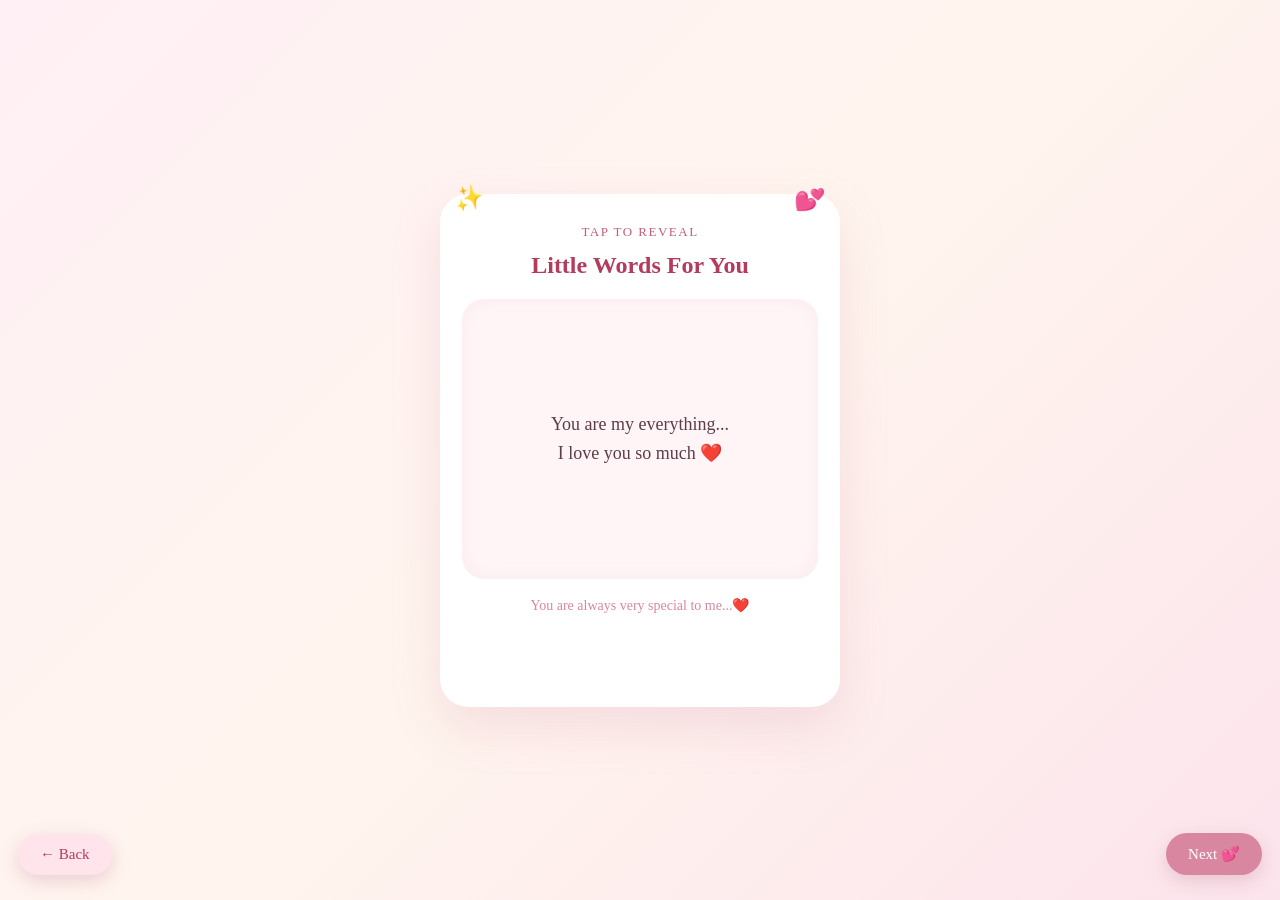
<file: page5.html>
<!DOCTYPE html>
<html lang="en">
<head>
  <meta charset="UTF-8">
  <meta name="viewport" content="width=device-width, initial-scale=1.0, user-scalable=no">
  <title>Tap to See Magic</title>
  <style>
    * {
      margin: 0;
      padding: 0;
      box-sizing: border-box;
    }

    body {
      min-height: 100vh;
      background: linear-gradient(135deg, #fff0f5, #fff5ee, #fce4ec);
      font-family: Georgia, serif;
      display: flex;
      justify-content: center;
      align-items: center;
      padding: 20px 15px;
      overflow: hidden;
    }

    .card {
      background: #ffffff;
      width: 100%;
      max-width: 400px;
      border-radius: 28px;
      padding: 30px 22px 40px;
      box-shadow: 0 20px 50px rgba(200, 120, 150, 0.18);
      text-align: center;
      position: relative;
      z-index: 2;
    }

    .sticker {
      position: absolute;
      font-size: 24px;
      z-index: 5;
    }
    .sticker-1 { top: -10px; left: 14px; transform: rotate(-12deg); }
    .sticker-2 { top: -8px; right: 16px; transform: rotate(10deg); }

    .small-title {
      font-size: 13px;
      color: #c45c7a;
      letter-spacing: 1.5px;
      margin-bottom: 12px;
    }

    h2 {
      font-size: 24px;
      color: #b33b5c;
      margin-bottom: 20px;
    }

    /* Main interactive area */
    .reveal-box {
      width: 100%;
      height: 280px;
      background: #fff5f7;
      border-radius: 22px;
      display: flex;
      align-items: center;
      justify-content: center;
      flex-direction: column;
      padding: 20px;
      position: relative;
      overflow: hidden;
      box-shadow: inset 0 0 20px rgba(200,120,150,0.08);
      cursor: pointer;
    }

    .message {
      font-size: 18px;
      color: #5c3d4a;
      line-height: 1.6;
      padding: 10px;
      transition: all 0.5s ease;
    }

    .message.hide {
      opacity: 0;
      transform: scale(0.8);
      position: absolute;
    }

    .photo {
      width: 100%;
      height: 100%;
      object-fit: cover;
      border-radius: 18px;
      position: absolute;
      opacity: 0;
      transform: scale(0.9);
      transition: all 0.6s ease;
    }

    .photo.show {
      opacity: 1;
      transform: scale(1);
    }

    .tap-hint {
      font-size: 14px;
      color: #d987a1;
      margin-top: 18px;
      animation: pulse 1.8s infinite;
    }

    @keyframes pulse {
      0%, 100% { opacity: 1; }
      50% { opacity: 0.7; }
    }

    .final-text {
      margin-top: 18px;
      font-size: 15px;
      color: #5c3d4a;
      opacity: 0;
      transition: opacity 0.6s ease;
    }

    .final-text.show {
      opacity: 1;
    }

    /* Corner Buttons */
    .corner-btn {
      position: fixed;
      bottom: 25px;
      padding: 12px 22px;
      border-radius: 50px;
      text-decoration: none;
      font-size: 15px;
      font-family: Georgia, serif;
      box-shadow: 0 6px 18px rgba(180, 100, 130, 0.25);
      z-index: 999;
    }
    .back-btn {
      left: 18px;
      background: #ffe4ec;
      color: #b33b5c;
    }
    .next-btn {
      right: 18px;
      background: #d987a1;
      color: white;
    }

    @media (max-width: 400px) {
      .reveal-box {
        height: 260px;
      }
      .message {
        font-size: 16.5px;
      }
    }
  </style>
</head>
<body>

  <div class="card">
    <div class="sticker sticker-1">✨</div>
    <div class="sticker sticker-2">💕</div>

    <p class="small-title">TAP TO REVEAL</p>
    <h2>Little Words For You</h2>

   <div class="reveal-box" id="revealBox">
  <!-- Messages -->
  <div class="message" id="msg1">You are my everything...<br>I love you so much ❤️</div>
  <div class="message hide" id="msg2">Every moment with you<br>feels like magic ✨</div>
  <div class="message hide" id="msg3">You make my heart<br>smile every single day 🌸</div>
  <div class="message hide" id="msg4">I am so lucky<br>to have you in my life ❤️</div>

 <!-- Photos -->
<img src="./9fbf0de3-c5c3-45fd-af6e-1dc874de70ff.png" class="photo" id="photo1" alt="Memory">

<img src="./06eed3c5-eb06-44dd-bf9d-e87d497af5c2.jpg" class="photo" id="photo2" alt="Memory">

<img src="./1268cda8-a16d-413b-b627-4bac0d39ee1a.jpg" class="photo" id="photo3" alt="Memory">

<img src="./903074b7-2e35-4ab3-a707-69da707f9bbd.jpg" class="photo" id="photo4" alt="Memory">

<img src="./96c0c5ab-7253-429f-a520-be913ac86b1a.jpg" class="photo" id="photo5" alt="Final Memory">
</div>

<p class="tap-hint" id="hint">You are always very special to me...❤️</p>
<p class="final-text" id="finalText">I am the luckiest girl on this earth because I have YOU....💗😘</p>
  <!-- Corner Buttons -->
  <a href="page4.html" class="corner-btn back-btn">← Back</a>
  <a href="page6.html" class="corner-btn next-btn">Next 💕</a>

 <script>
  const messages = [
    document.getElementById('msg1'),
    document.getElementById('msg2'),
    document.getElementById('msg3'),
    document.getElementById('msg4')
  ];

  const photos = [
    document.getElementById('photo1'),
    document.getElementById('photo2'),
    document.getElementById('photo3'),
    document.getElementById('photo4'),
    document.getElementById('photo5')
  ];

  const hint = document.getElementById('hint');
  const finalText = document.getElementById('finalText');
  const revealBox = document.getElementById('revealBox');

  let step = 0;

  revealBox.addEventListener('click', () => {
    if (step >= 8) return;

    if (step % 2 === 0) {
      // Currently showing a message → hide message + show photo
      const index = step / 2;
      messages[index].classList.add('hide');
      photos[index].classList.add('show');
    } else {
      // Currently showing a photo
      const index = Math.floor(step / 2);
      photos[index].classList.remove('show');

      if (index < 3) {
        // Show next message
        messages[index + 1].classList.remove('hide');
      } else {
        // After 4th photo → go directly to final message + photo5
        photos[4].classList.add('show');
        finalText.classList.add('show');
        hint.style.display = 'none';
      }
    }

    step++;
  });
</script>

</body>
</html>
</file>
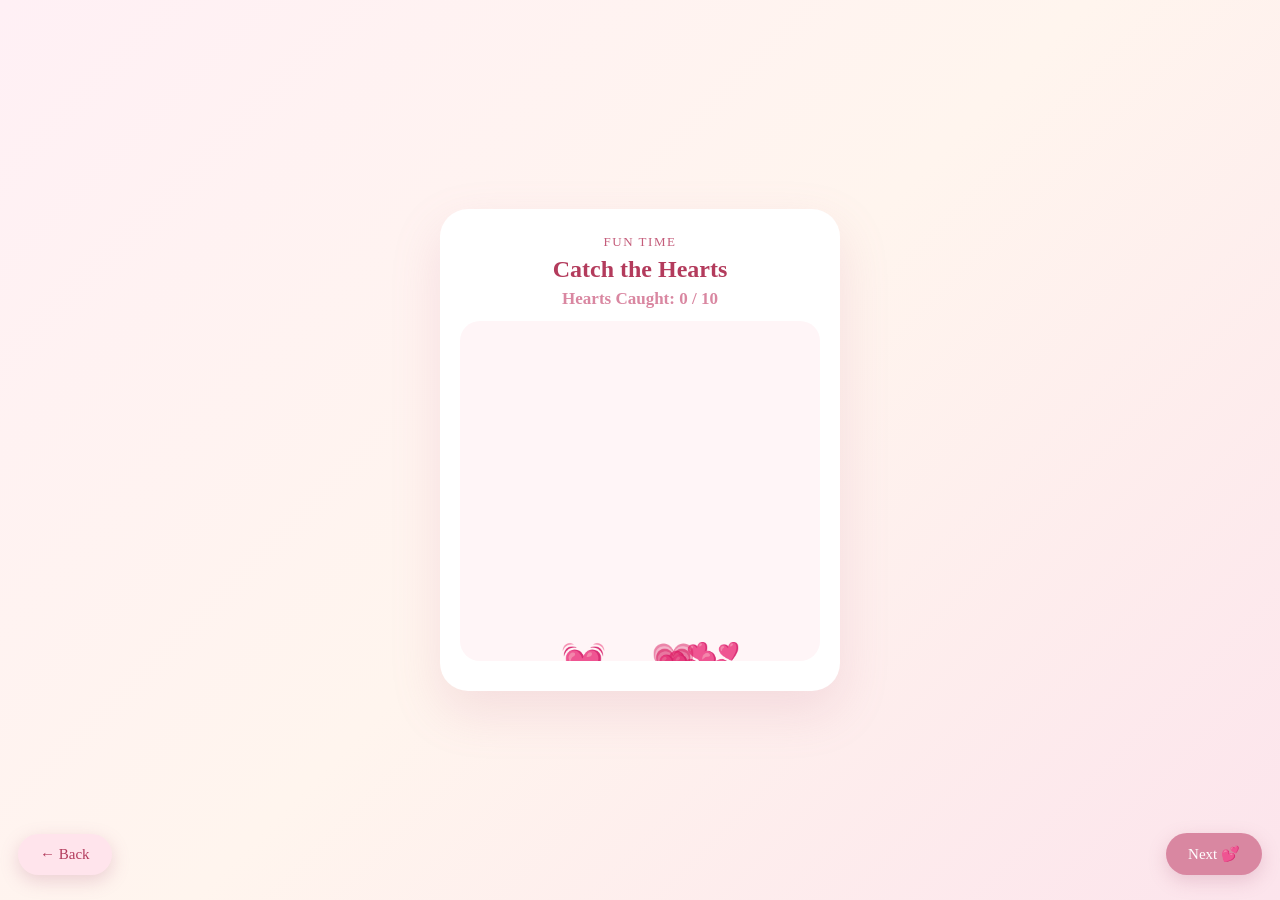
<file: page6.html>
<!DOCTYPE html>
<html lang="en">
<head>
  <meta charset="UTF-8">
  <meta name="viewport" content="width=device-width, initial-scale=1.0, user-scalable=no">
  <title>Catch the Hearts</title>
  <style>
    * {
      margin: 0;
      padding: 0;
      box-sizing: border-box;
    }

    body {
      min-height: 100vh;
      background: linear-gradient(135deg, #fff0f5, #fff5ee, #fce4ec);
      font-family: Georgia, serif;
      display: flex;
      justify-content: center;
      align-items: center;
      padding: 20px 15px;
      overflow: hidden;
      touch-action: manipulation;
    }

    .card {
      background: #ffffff;
      width: 100%;
      max-width: 400px;
      border-radius: 28px;
      padding: 25px 20px 30px;
      box-shadow: 0 20px 50px rgba(200, 120, 150, 0.18);
      text-align: center;
      position: relative;
    }

    .small-title {
      font-size: 13px;
      color: #c45c7a;
      letter-spacing: 1.5px;
      margin-bottom: 6px;
    }

    h2 {
      font-size: 24px;
      color: #b33b5c;
      margin-bottom: 6px;
    }

    .score {
      font-size: 17px;
      color: #d987a1;
      margin-bottom: 12px;
      font-weight: bold;
    }

    .game-area {
      width: 100%;
      height: 340px;
      background: #fff5f7;
      border-radius: 20px;
      position: relative;
      overflow: hidden;
    }

    .heart {
      position: absolute;
      font-size: 36px;
      cursor: pointer;
      user-select: none;
      z-index: 20;
      animation: fall linear forwards;
      touch-action: manipulation;
    }

    @keyframes fall {
      to {
        transform: translateY(380px) rotate(360deg);
      }
    }

    .corner-btn {
      position: fixed;
      bottom: 25px;
      padding: 12px 22px;
      border-radius: 50px;
      text-decoration: none;
      font-size: 15px;
      font-family: Georgia, serif;
      box-shadow: 0 6px 18px rgba(180, 100, 130, 0.25);
      z-index: 999;
    }
    .back-btn {
      left: 18px;
      background: #ffe4ec;
      color: #b33b5c;
    }
    .next-btn {
      right: 18px;
      background: #d987a1;
      color: white;
    }
  </style>
</head>
<body>

  <div class="card">
    <p class="small-title">FUN TIME</p>
    <h2>Catch the Hearts</h2>
    <p class="score">Hearts Caught: <span id="score">0</span> / 10</p>

    <div class="game-area" id="gameArea"></div>
  </div>

  <a href="page5.html" class="corner-btn back-btn">← Back</a>
  <a href="page7.html" class="corner-btn next-btn">Next 💕</a>

  <script>
    const gameArea = document.getElementById('gameArea');
    const scoreText = document.getElementById('score');
    let score = 0;
    let gameOver = false;

    function createHeart() {
      if (gameOver) return;

      const heart = document.createElement('div');
      heart.className = 'heart';
      heart.innerText = ['💖', '💕', '💗', '❤️', '💓'][Math.floor(Math.random() * 5)];
      heart.style.left = Math.random() * 75 + 8 + '%';
      heart.style.top = '-60px';
      heart.style.animationDuration = (3 + Math.random() * 2) + 's';

      // This function runs when heart is tapped
      function catchHeart(e) {
        e.preventDefault();
        e.stopPropagation();

        if (gameOver) return;

        heart.remove();
        score++;
        scoreText.innerText = score;

        if (score >= 10) {
          gameOver = true;
          // Automatically go to next page after 0.8 second
          setTimeout(() => {
            window.location.href = 'page7.html';
          }, 800);
        }
      }

      // Support both click and touch
      heart.addEventListener('click', catchHeart);
      heart.addEventListener('touchstart', catchHeart);

      gameArea.appendChild(heart);

      // Remove heart if it falls without being caught
      setTimeout(() => {
        if (heart.parentElement) heart.remove();
      }, 6000);
    }

    // Create new hearts regularly
    setInterval(() => {
      if (!gameOver) createHeart();
    }, 700);

    // Start with some hearts
    createHeart();
    setTimeout(createHeart, 300);
    setTimeout(createHeart, 600);
  </script>

</body>
</html>
</file>
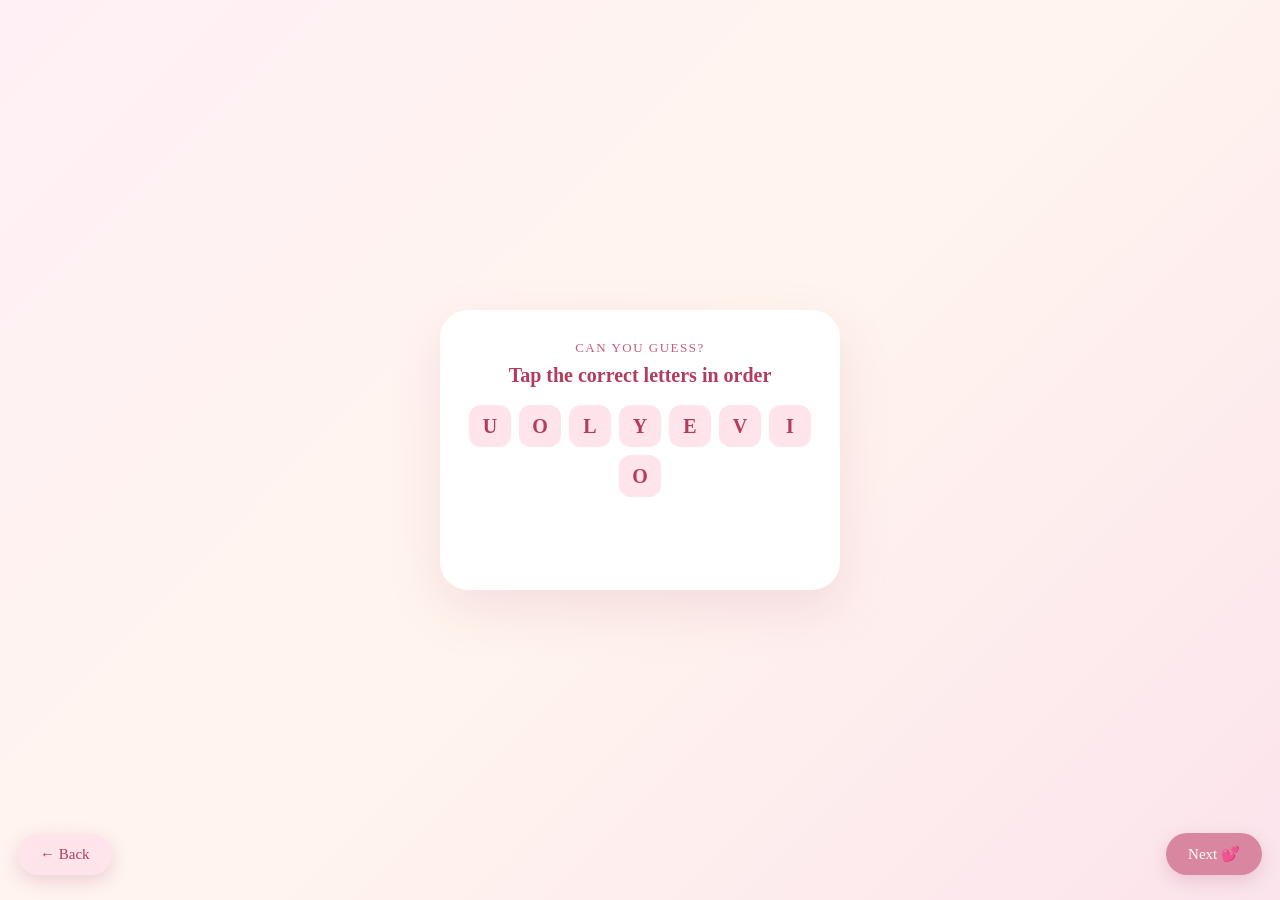
<file: page7.html>
<!DOCTYPE html>
<html lang="en">
<head>
  <meta charset="UTF-8">
  <meta name="viewport" content="width=device-width, initial-scale=1.0, user-scalable=no">
  <title>I Love You</title>
  <style>
    * {
      margin: 0;
      padding: 0;
      box-sizing: border-box;
    }

    body {
      min-height: 100vh;
      background: linear-gradient(135deg, #fff0f5, #fff5ee, #fce4ec);
      font-family: Georgia, serif;
      display: flex;
      justify-content: center;
      align-items: center;
      padding: 20px 15px;
      overflow: hidden;
      touch-action: manipulation;
    }

    .card {
      background: #ffffff;
      width: 100%;
      max-width: 400px;
      border-radius: 28px;
      padding: 30px 20px 35px;
      box-shadow: 0 20px 50px rgba(200, 120, 150, 0.18);
      text-align: center;
    }

    .small-title {
      font-size: 13px;
      color: #c45c7a;
      letter-spacing: 1.5px;
      margin-bottom: 8px;
    }

    h2 {
      font-size: 20px;
      color: #b33b5c;
      margin-bottom: 18px;
    }

    .letters {
      display: flex;
      justify-content: center;
      flex-wrap: wrap;
      gap: 8px;
      min-height: 60px;
      margin-bottom: 15px;
    }

    .letter {
      width: 42px;
      height: 42px;
      background: #ffe4ec;
      border-radius: 12px;
      display: flex;
      align-items: center;
      justify-content: center;
      font-size: 20px;
      color: #b33b5c;
      font-weight: bold;
      cursor: pointer;
      transition: all 0.25s ease;
      user-select: none;
    }

    .letter.active {
      background: #d987a1;
      color: white;
      transform: scale(1.1);
    }

    .letter.wrong {
      background: #ffb3b3;
      animation: shake 0.4s ease;
    }

    .feedback {
      height: 28px;
      font-size: 15px;
      color: #e74c3c;
      margin-bottom: 15px;
      opacity: 0;
      transition: opacity 0.3s ease;
    }

    .feedback.show {
      opacity: 1;
    }

    .teddy-area {
      display: none;
      flex-direction: column;
      align-items: center;
      animation: fadeIn 0.6s ease;
    }

    .teddy-area.show {
      display: flex;
    }

    .teddy {
      font-size: 90px;
      margin-bottom: 6px;
      animation: bounce 1s infinite alternate;
    }

    .teddy-text {
      font-size: 20px;
      color: #b33b5c;
      font-weight: bold;
      margin-bottom: 12px;
    }

    .big-heart {
      font-size: 55px;
      cursor: pointer;
      animation: pulse 1.2s infinite;
      user-select: none;
    }

    .heart-hint {
      font-size: 14px;
      color: #8a5a6d;
      margin-top: 10px;
    }

    @keyframes shake {
      0%, 100% { transform: translateX(0); }
      25% { transform: translateX(-6px); }
      75% { transform: translateX(6px); }
    }

    @keyframes fadeIn {
      from { opacity: 0; transform: translateY(15px); }
      to { opacity: 1; transform: translateY(0); }
    }

    @keyframes bounce {
      from { transform: translateY(0); }
      to { transform: translateY(-8px); }
    }

    @keyframes pulse {
      0%, 100% { transform: scale(1); }
      50% { transform: scale(1.15); }
    }

    .corner-btn {
      position: fixed;
      bottom: 25px;
      padding: 12px 22px;
      border-radius: 50px;
      text-decoration: none;
      font-size: 15px;
      font-family: Georgia, serif;
      box-shadow: 0 6px 18px rgba(180, 100, 130, 0.25);
      z-index: 999;
    }
    .back-btn {
      left: 18px;
      background: #ffe4ec;
      color: #b33b5c;
    }
    .next-btn {
      right: 18px;
      background: #d987a1;
      color: white;
    }
  </style>
</head>
<body>

  <div class="card">
    <p class="small-title">CAN YOU GUESS?</p>
    <h2>Tap the correct letters in order</h2>

    <div class="letters" id="letters">
      <div class="letter" data-letter="U">U</div>
      <div class="letter" data-letter="O">O</div>
      <div class="letter" data-letter="L">L</div>
      <div class="letter" data-letter="Y">Y</div>
      <div class="letter" data-letter="E">E</div>
      <div class="letter" data-letter="V">V</div>
      <div class="letter" data-letter="I">I</div>
      <div class="letter" data-letter="O">O</div>
    </div>

    <div class="feedback" id="feedback">Wrong! Try again 😢</div>

    <div class="teddy-area" id="teddyArea">
      <div class="teddy">🧸</div>
      <div class="teddy-text">I LOVE YOU</div>
      <div class="big-heart" id="bigHeart">❤️</div>
      <p class="heart-hint">Tap on this heart to come closer to your surprise</p>
    </div>
  </div>

  <a href="page6.html" class="corner-btn back-btn">← Back</a>
  <a href="page8.html" class="corner-btn next-btn">Next 💕</a>

  <script>
    const letterDivs = document.querySelectorAll('.letter');
    const feedback = document.getElementById('feedback');
    const teddyArea = document.getElementById('teddyArea');
    const bigHeart = document.getElementById('bigHeart');

    const correctOrder = ['I', 'L', 'O', 'V', 'E', 'Y', 'O', 'U'];
    let current = 0;

    letterDivs.forEach(letter => {
      letter.addEventListener('click', handleTap);
      letter.addEventListener('touchstart', handleTap, {passive: false});
    });

    function handleTap(e) {
      e.preventDefault();
      if (current >= 8) return;

      const tappedLetter = e.currentTarget.getAttribute('data-letter');

      if (tappedLetter === correctOrder[current]) {
        // Correct
        e.currentTarget.classList.add('active');
        current++;

        // Hide feedback if showing
        feedback.classList.remove('show');

        if (current === 8) {
          setTimeout(() => {
            document.getElementById('letters').style.display = 'none';
            document.querySelector('h2').style.display = 'none';
            document.querySelector('.small-title').style.display = 'none';
            feedback.style.display = 'none';
            teddyArea.classList.add('show');
          }, 500);
        }
      } else {
        // Wrong
        e.currentTarget.classList.add('wrong');
        feedback.classList.add('show');

        setTimeout(() => {
          e.currentTarget.classList.remove('wrong');
        }, 400);
      }
    }

    // Heart → next page
    bigHeart.addEventListener('click', goNext);
    bigHeart.addEventListener('touchstart', goNext, {passive: false});

    function goNext(e) {
      e.preventDefault();
      window.location.href = 'page8.html';
    }
  </script>

</body>
</html>
</file>
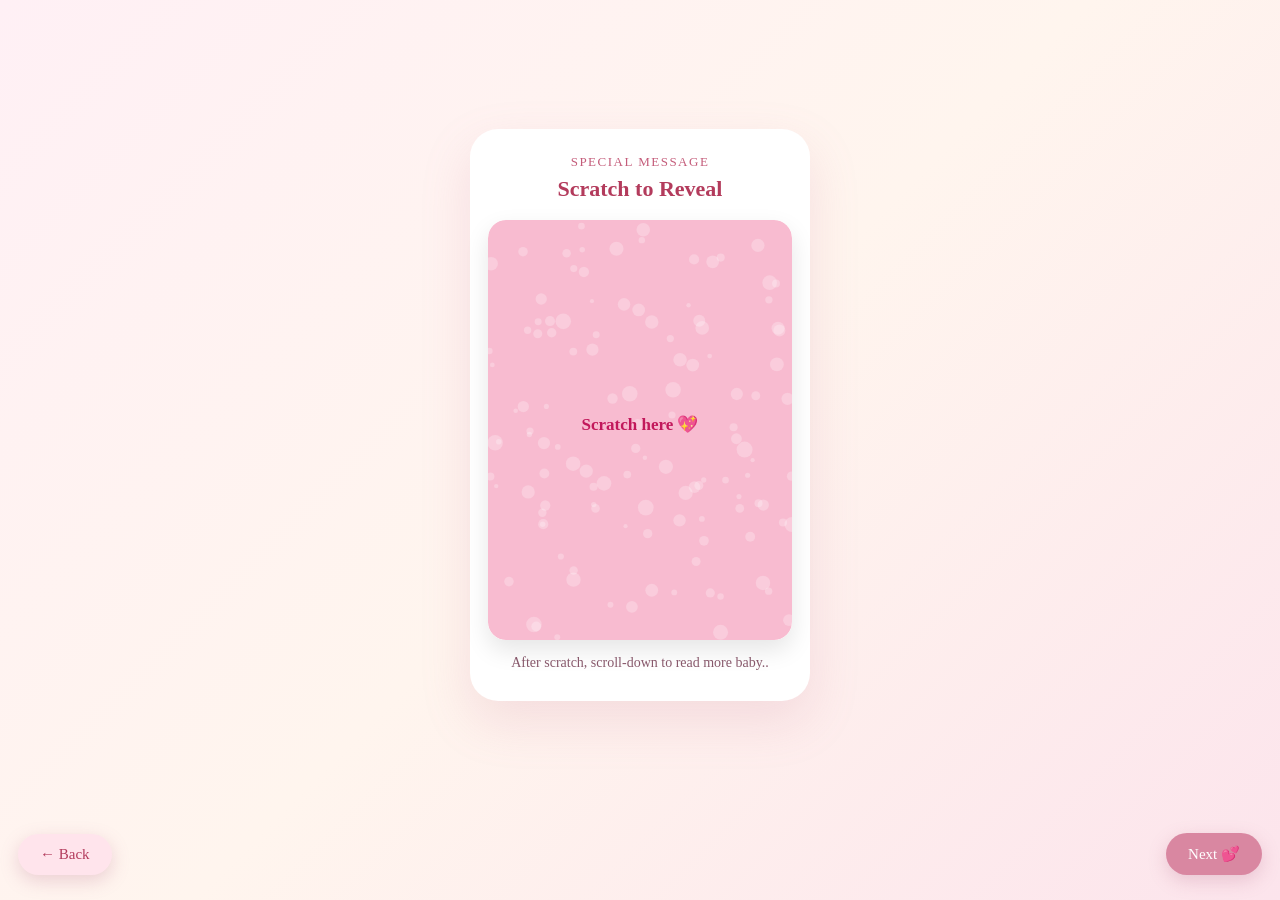
<file: page8.html>
<!DOCTYPE html>
<html lang="en">
<head>
  <meta charset="UTF-8">
  <meta name="viewport" content="width=device-width, initial-scale=1.0, user-scalable=no">
  <title>Scratch to Reveal</title>
  <style>
    * {
      margin: 0;
      padding: 0;
      box-sizing: border-box;
    }
html {
  min-height: 100%;
}

body {
  min-height: 100vh;
  background: linear-gradient(135deg, #fff0f5, #fff5ee, #fce4ec);
  font-family: Georgia, serif;
  display: flex;
  justify-content: center;
  align-items: center;
  padding: 20px 15px 90px;
  overflow-x: hidden;
  overflow-y: auto;
  touch-action: pan-y;
}
    

    .card {
      background: #ffffff;
      width: 100%;
      max-width: 340px;
      border-radius: 28px;
      padding: 25px 18px 30px;
      box-shadow: 0 20px 50px rgba(200, 120, 150, 0.18);
      text-align: center;
    }

    .small-title {
      font-size: 13px;
      color: #c45c7a;
      letter-spacing: 1.5px;
      margin-bottom: 6px;
    }

    h2 {
      font-size: 22px;
      color: #b33b5c;
      margin-bottom: 18px;
    }

    /* Vertical Scratch Card */
    .scratch-container {
      position: relative;
      width: 100%;
      height: 420px;               /* Tall vertical card */
      border-radius: 18px;
      overflow: hidden;
      box-shadow: 0 10px 25px rgba(0,0,0,0.1);
      margin-bottom: 15px;
    }

    .message {
      position: absolute;
      top: 0;
      left: 0;
      width: 100%;
      height: 100%;
      background: #fff5f7;
      padding: 18px 15px;
      font-size: 13.8px;
      color: #5c3d4a;
      line-height: 1.55;
      text-align: left;
      z-index: 1;
      overflow-y: auto;
    }

    .message .ending {
      margin-top: 14px;
      color: #c2185b;
      font-weight: bold;
      text-align: center;
    }

   canvas {
  position: absolute;
  top: 0;
  left: 0;
  width: 100%;
  height: 100%;
  z-index: 2;
  border-radius: 18px;
  cursor: pointer;
  touch-action: none;
}
    .hint {
      font-size: 14px;
      color: #8a5a6d;
    }

    .corner-btn {
      position: fixed;
      bottom: 25px;
      padding: 12px 22px;
      border-radius: 50px;
      text-decoration: none;
      font-size: 15px;
      font-family: Georgia, serif;
      box-shadow: 0 6px 18px rgba(180, 100, 130, 0.25);
      z-index: 999;
    }
    .back-btn {
      left: 18px;
      background: #ffe4ec;
      color: #b33b5c;
    }
    .next-btn {
      right: 18px;
      background: #d987a1;
      color: white;
    }
  </style>
</head>
<body>

  <div class="card">
    <p class="small-title">SPECIAL MESSAGE</p>
    <h2>Scratch to Reveal</h2>

    <div class="scratch-container" id="scratchContainer">
      <div class="message">
        Hey Baby,<br><br>
        You mean the world to me...🌍<br><br>
        Your hair makes me want to run my fingers through it forever..😌<br><br>
        Your Eyes force me to fall in love with you again and again👀<br><br>
        Your Nose is so cute that I always feel like take a little kiss😘<br><br>
        Your lips make me forget everything except you👄<br><br>
        Your smile is my favourite sight, and my favourite reason to smile..😊<br><br>
        Your arms feel like the safest place on earth and my forever favourite place🫂<br><br>
        Your smell is something I wish I could keep with me forever..💗<br><br>
        Your voice is my favourite sound..📞<br><br>
        <div class="ending">Your Presence, just having you around makes everything feel best...❤️</div>
      </div>
      <canvas id="scratchCanvas"></canvas>
    </div>

    <p class="hint">After scratch, scroll-down to read more baby..</p>
  </div>

  <a href="page7.html" class="corner-btn back-btn">← Back</a>
  <a href="page9.html" class="corner-btn next-btn">Next 💕</a>

 
<script>
  const canvas = document.getElementById('scratchCanvas');
  const ctx = canvas.getContext('2d');
  const container = document.getElementById('scratchContainer');

  let isDrawing = false;
  let revealed = false;

  function resize() {
    const rect = container.getBoundingClientRect();
    const dpr = window.devicePixelRatio || 1;

    canvas.width = rect.width * dpr;
    canvas.height = rect.height * dpr;

    ctx.setTransform(dpr, 0, 0, dpr, 0, 0);

    drawCover(rect.width, rect.height);
  }

  function drawCover(width, height) {
    ctx.globalCompositeOperation = 'source-over';
    ctx.fillStyle = '#f8bbd0';
    ctx.fillRect(0, 0, width, height);

    ctx.fillStyle = 'rgba(255,255,255,0.25)';

    for (let i = 0; i < 120; i++) {
      ctx.beginPath();
      ctx.arc(
        Math.random() * width,
        Math.random() * height,
        Math.random() * 6 + 2,
        0,
        Math.PI * 2
      );
      ctx.fill();
    }

    ctx.fillStyle = '#c2185b';
    ctx.font = 'bold 17px Georgia';
    ctx.textAlign = 'center';
    ctx.fillText('Scratch here 💖', width / 2, height / 2);
  }

  resize();
  window.addEventListener('resize', resize);

  function getPos(e) {
    const rect = canvas.getBoundingClientRect();

    return {
      x: e.clientX - rect.left,
      y: e.clientY - rect.top
    };
  }

 
let scratchCount = 0;

function scratch(x, y) {
  if (revealed) return;

  ctx.globalCompositeOperation = 'destination-out';
  ctx.beginPath();
  ctx.arc(x, y, 30, 0, Math.PI * 2);
  ctx.fill();

  scratchCount++;

  if (scratchCount % 10 === 0) {
    checkScratch();
  }
}

function checkScratch() {
  const pixels = ctx.getImageData(
    0, 0, canvas.width, canvas.height
  ).data;

  let transparent = 0;
  let total = 0;

  for (let i = 3; i < pixels.length; i += 64) {
    total++;
    if (pixels[i] < 128) transparent++;
  }

  if (transparent / total >= 0.97) {
    revealed = true;
    canvas.style.transition = 'opacity 0.6s ease';
    canvas.style.opacity = '0';

    setTimeout(() => {
      canvas.style.display = 'none';
    }, 600);
  }
}

canvas.addEventListener('pointerdown', (e) => {
  if (revealed) return;

  isDrawing = true;
  canvas.setPointerCapture(e.pointerId);

  const pos = getPos(e);
  scratch(pos.x, pos.y);
});

canvas.addEventListener('pointermove', (e) => {
  if (!isDrawing || revealed) return;

  const pos = getPos(e);
  scratch(pos.x, pos.y);
});

canvas.addEventListener('pointerup', () => {
  isDrawing = false;
});

canvas.addEventListener('pointercancel', () => {
  isDrawing = false;
});

</script>


</body>
</html>
</file>
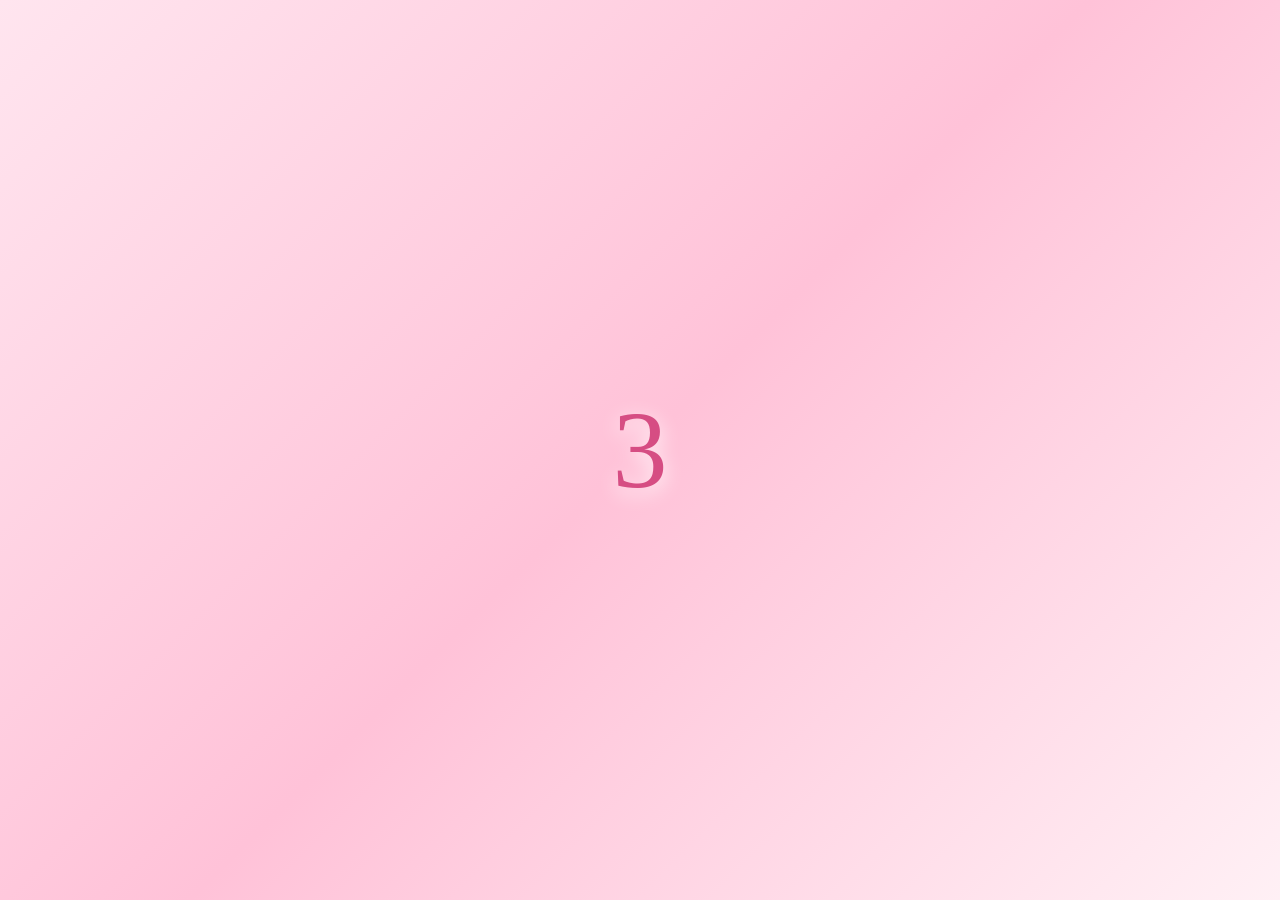
<file: page9.html>
<!DOCTYPE html>
<html lang="en">
<head>
<meta charset="UTF-8">
<meta name="viewport" content="width=device-width, initial-scale=1.0">
<title>Happy Birthday Baby ❤️</title>

<style>
* {
    margin: 0;
    padding: 0;
    box-sizing: border-box;
}

body {
    min-height: 100vh;
    overflow: hidden;
    background: linear-gradient(135deg, #ffe5ef, #ffc2d8, #fff0f5);
    font-family: Georgia, serif;
    color: #963d61;
    text-align: center;
}

.container {
    min-height: 100vh;
    display: flex;
    flex-direction: column;
    justify-content: center;
    align-items: center;
    padding: 18px;
}

#countdown {
    font-size: 110px;
    color: #d64d83;
    text-shadow: 0 5px 20px white;
    animation: pop 1s ease;
}

@keyframes pop {
    0% { transform: scale(.4); opacity: 0; }
    70% { transform: scale(1.2); opacity: 1; }
    100% { transform: scale(1); opacity: 1; }
}

#cakeScene {
    display: none;
    width: 100%;
    flex-direction: column;
    align-items: center;
    justify-content: center;
}

h1 {
    font-size: clamp(25px, 7vw, 40px);
    color: #bd4778;
    margin-bottom: 12px;
}

.message {
    font-size: 19px;
    margin-bottom: 10px;
}

.micHint {
    font-size: 11px;
    color: #a75a78;
    margin-bottom: 25px;
    opacity: .8;
}

.cake {
    position: relative;
    width: 290px;
    height: 255px;
    margin: 10px auto 0;
    cursor: pointer;
    filter: drop-shadow(0 15px 12px rgba(174,69,111,.18));
    flex-shrink: 0;
}

.cake-plate {
    position: absolute;
    bottom: 0;
    left: 0;
    width: 290px;
    height: 22px;
    border-radius: 50%;
    background: linear-gradient(#fff, #f4cbd9);
    border: 2px solid white;
}

.cake-bottom {
    position: absolute;
    bottom: 18px;
    left: 20px;
    width: 250px;
    height: 75px;
    border-radius: 12px 12px 22px 22px;
    background: linear-gradient(110deg,#f18bb0,#ffd1df,#e879a3);
    box-shadow: inset 0 -8px 0 rgba(196,65,117,.15);
}

.icing-drip {
    position: absolute;
    top: -3px;
    width: 100%;
    height: 22px;
    background: #fff5f8;
    border-radius: 50% 50% 10px 10px;
}

.icing-drip::after {
    content: "";
    position: absolute;
    top: 10px;
    left: 25px;
    width: 15px;
    height: 24px;
    background: #fff5f8;
    border-radius: 0 0 12px 12px;
    box-shadow:
        45px 5px 0 #fff5f8,
        100px -2px 0 #fff5f8,
        155px 6px 0 #fff5f8,
        195px 0 0 #fff5f8;
}

.cake-decoration {
    position: absolute;
    bottom: 19px;
    width: 100%;
    text-align: center;
    color: #fff4f7;
    font-size: 21px;
    letter-spacing: 4px;
}

.pearls {
    position: absolute;
    bottom: 5px;
    width: 100%;
    text-align: center;
    color: white;
    font-size: 18px;
}

.cake-middle {
    position: absolute;
    bottom: 91px;
    left: 42px;
    width: 206px;
    height: 65px;
    border-radius: 12px 12px 18px 18px;
    background: linear-gradient(110deg,#ffe4ed,#fff9fb,#f9c3d7);
    box-shadow: inset 0 -6px 0 #f1a6c2;
}

.middle-icing {
    position: absolute;
    top: -4px;
    width: 100%;
    height: 17px;
    background: white;
    border-radius: 50%;
}

.middle-decoration {
    position: absolute;
    top: 25px;
    width: 100%;
    text-align: center;
    color: #dc6794;
    font-size: 19px;
}

.cake-top {
    position: absolute;
    bottom: 151px;
    left: 75px;
    width: 140px;
    height: 49px;
    border-radius: 13px 13px 17px 17px;
    background: linear-gradient(110deg,#f5a5c2,#ffe4ed,#ed8eb2);
    box-shadow: inset 0 -5px 0 #df7fa5;
}

.top-icing {
    position: absolute;
    top: -5px;
    width: 100%;
    height: 16px;
    background: #fff8fa;
    border-radius: 50%;
}

.cake-heart {
    position: absolute;
    top: 17px;
    width: 100%;
    text-align: center;
    color: #c94479;
    font-size: 23px;
}

.candle {
    position: absolute;
    bottom: 197px;
    width: 10px;
    height: 43px;
    border-radius: 5px;
    background: repeating-linear-gradient(
        45deg,
        white 0 5px,
        #e77ca3 5px 10px
    );
    z-index: 5;
}

.c1 { left: 112px; }
.c2 { left: 140px; }
.c3 { left: 168px; }

.flame {
    position: absolute;
    width: 17px;
    height: 25px;
    top: -26px;
    left: -4px;
    border-radius: 50% 50% 45% 45%;
    background: radial-gradient(
        ellipse at 50% 70%,
        #fffbc0 5%,
        #ffb52e 50%,
        #ff6633 100%
    );
    filter: drop-shadow(0 0 9px #ffae35);
    animation: flicker .5s infinite alternate;
    transform-origin: center bottom;
}

@keyframes flicker {
    from { transform: rotate(-6deg) scale(.95); }
    to { transform: rotate(6deg) scale(1.1); }
}

.flame.off {
    display: none;
}

.smoke {
    display: none;
    position: absolute;
    top: -36px;
    left: -1px;
    width: 15px;
    height: 25px;
    border-radius: 50%;
    background: #aaa;
    filter: blur(5px);
    animation: smoke 1.5s ease-out forwards;
}

@keyframes smoke {
    from {
        transform: translateY(0) scale(.5);
        opacity: .7;
    }
    to {
        transform: translateY(-40px) scale(2);
        opacity: 0;
    }
}

#afterWish {
    display: none;
    margin-top: 22px;
    padding: 0 10px;
    max-width: 650px;
    animation: pop 1s ease;
}

#afterWish h2 {
    font-size: clamp(18px,4vw,24px);
    line-height: 1.35;
    color: #bd4778;
}

#afterWish p {
    font-size: 16px;
    line-height: 1.5;
    margin-top: 12px;
}

.heart {
    position: fixed;
    bottom: -40px;
    color: rgba(219,87,140,.35);
    pointer-events: none;
    animation: floatHeart linear infinite;
    z-index: 0;
}

@keyframes floatHeart {
    from { transform: translateY(0) rotate(0); opacity: 0; }
    15% { opacity: 1; }
    to { transform: translateY(-110vh) rotate(35deg); opacity: 0; }
}

/* Page 10 covers Page 9 without unloading its music player */
#page10Frame {
    display: none;
    position: fixed;
    inset: 0;
    width: 100%;
    height: 100%;
    border: none;
    z-index: 9999;
    background: #ffe5ef;
}
</style>
</head>

<body>

<div class="container">

    <div id="countdown">3</div>

    <div id="cakeScene">

        <h1>Here is your birthday cake, Baby! 🥳</h1>

        <p class="message">
            Okay baby, now blow the candles..! 💗
            Tap on candles....
        </p>

        <p class="micHint">
            💗
        </p>

        <div class="cake" id="cake">

            <div class="cake-plate"></div>

            <div class="cake-bottom">
                <div class="icing-drip"></div>
                <div class="cake-decoration">♡　♡　♡</div>
                <div class="pearls">•　•　•　•　•　•</div>
            </div>

            <div class="cake-middle">
                <div class="middle-icing"></div>
                <div class="middle-decoration">♥　♥　♥</div>
            </div>

            <div class="cake-top">
                <div class="top-icing"></div>
                <div class="cake-heart">♥</div>
            </div>

            <div class="candle c1">
                <div class="flame"></div>
                <div class="smoke"></div>
            </div>

            <div class="candle c2">
                <div class="flame"></div>
                <div class="smoke"></div>
            </div>

            <div class="candle c3">
                <div class="flame"></div>
                <div class="smoke"></div>
            </div>

        </div>

        <div id="afterWish">
            <h2>
                Happy Birthday to you, Happy Birthday to you..👏<br><br>
                Happy Birthday my dear Baby.....! ❤️<br><br>
                Happy Birthday to you....👏🎂🥳🍾🥂
            </h2>

            <p>
                May God give you a healthy and wealthy life, and may all your wishes come true.<br><br>
                I love you so much baby! 💗
            </p>
        </div>

    </div>

</div>

<!-- Keep music on Page 9 while Page 10 is displayed -->
<audio id="birthdaySong" src="./andriih-happy-birthday-575820.mp3" preload="auto"></audio><!-- Only one Page 10 iframe -->
<iframe id="page10Frame" src="about:blank"></iframe>

<script>
const countdown = document.getElementById("countdown");
const cakeScene = document.getElementById("cakeScene");
const birthdaySong = document.getElementById("birthdaySong");

/* STOP MUSIC WHEN PAGE 10 FINISHES */

window.addEventListener("message", (event) => {

    // Accept the message only from our own website
    if (event.origin !== window.location.origin) return;

    if (event.data && event.data.type === "BIRTHDAY_END") {

        // Stop the actual birthday music
        birthdaySong.pause();
        birthdaySong.currentTime = 0;
        birthdaySong.muted = true;

        // Return to the first page, outside the iframe
        window.location.replace("index.html?replay=1");

    }

});

let candlesBlown = false;
let micStarted = false;
let audioStream = null;
let audioContext = null;
let analyser = null;

// Floating hearts
for (let i = 0; i < 18; i++) {
    const heart = document.createElement("div");
    heart.className = "heart";
    heart.textContent = Math.random() > .5 ? "♥" : "♡";
    heart.style.left = Math.random() * 100 + "vw";
    heart.style.fontSize = (15 + Math.random() * 25) + "px";
    heart.style.animationDuration = (5 + Math.random() * 7) + "s";
    heart.style.animationDelay = Math.random() * 5 + "s";
    document.body.appendChild(heart);
}

// Countdown
let number = 3;

const timer = setInterval(() => {
    number--;

    if (number > 0) {
        countdown.textContent = number;
    } else {
        clearInterval(timer);
        countdown.style.display = "none";
        cakeScene.style.display = "flex";
    }
}, 1000);

// Start microphone permission from a user gesture
document.addEventListener("pointerdown", enableFeatures, { once: true });

async function enableFeatures() {
    if (micStarted) return;
    micStarted = true;

    try {
        if (!navigator.mediaDevices ||
            !navigator.mediaDevices.getUserMedia) {
            throw new Error("Microphone is not supported here.");
        }

        audioStream = await navigator.mediaDevices.getUserMedia({
            audio: {
                echoCancellation: false,
                noiseSuppression: false,
                autoGainControl: false
            }
        });

        audioContext = new (
            window.AudioContext || window.webkitAudioContext
        )();

        await audioContext.resume();

        const source = audioContext.createMediaStreamSource(audioStream);

        analyser = audioContext.createAnalyser();
        analyser.fftSize = 2048;
        source.connect(analyser);

        detectBlowing();

    } catch (error) {
        console.log("Microphone unavailable. Cake tap will still work.", error);
    }
}

// Detect blowing
function detectBlowing() {
    if (!analyser || candlesBlown) return;

    const data = new Uint8Array(analyser.fftSize);
    let blowStart = null;

    function listen() {
        if (candlesBlown) return;

        analyser.getByteTimeDomainData(data);

        let sum = 0;

        for (let i = 0; i < data.length; i++) {
            const value = (data[i] - 128) / 128;
            sum += value * value;
        }

        const volume = Math.sqrt(sum / data.length);

        if (volume > 0.13) {
            if (blowStart === null) {
                blowStart = Date.now();
            }

            if (Date.now() - blowStart > 450) {
                extinguishCandles();
                return;
            }
        } else {
            blowStart = null;
        }

        requestAnimationFrame(listen);
    }

    listen();
}

// Tap cake as a fallback if microphone doesn't work
document.getElementById("cake").addEventListener("click", () => {
    extinguishCandles();
});

function extinguishCandles() {
    if (candlesBlown) return;

    candlesBlown = true;

    document.querySelectorAll(".flame").forEach(flame => {
        flame.classList.add("off");
    });

    document.querySelectorAll(".smoke").forEach(smoke => {
        smoke.style.display = "block";
    });

    document.querySelector(".message").style.display = "none";
    document.querySelector(".micHint").style.display = "none";

    document.getElementById("afterWish").style.display = "block";

    // Stop microphone after candles are blown
    if (audioStream) {
        audioStream.getTracks().forEach(track => track.stop());
    }

    if (audioContext && audioContext.state !== "closed") {
        audioContext.close();
    }

    // Play birthday song
    birthdaySong.muted = false;
    birthdaySong.volume = 0.85;
    birthdaySong.currentTime = 0;

    birthdaySong.play().catch(error => {
        console.log("Audio playback was blocked or file is missing:", error);
    });

    // Automatically transition to Page 10
    setTimeout(() => {
        showPage10();
    }, 6000);
}

// Display Page 10 inside Page 9
function showPage10() {
    const frame = document.getElementById("page10Frame");

    frame.onload = () => {
        frame.style.display = "block";
    };

    frame.src = "page10.html";

    // Fallback if the load event does not fire as expected
    setTimeout(() => {
        frame.style.display = "block";
    }, 1500);
}
</script>

</body>
</html>
</file>
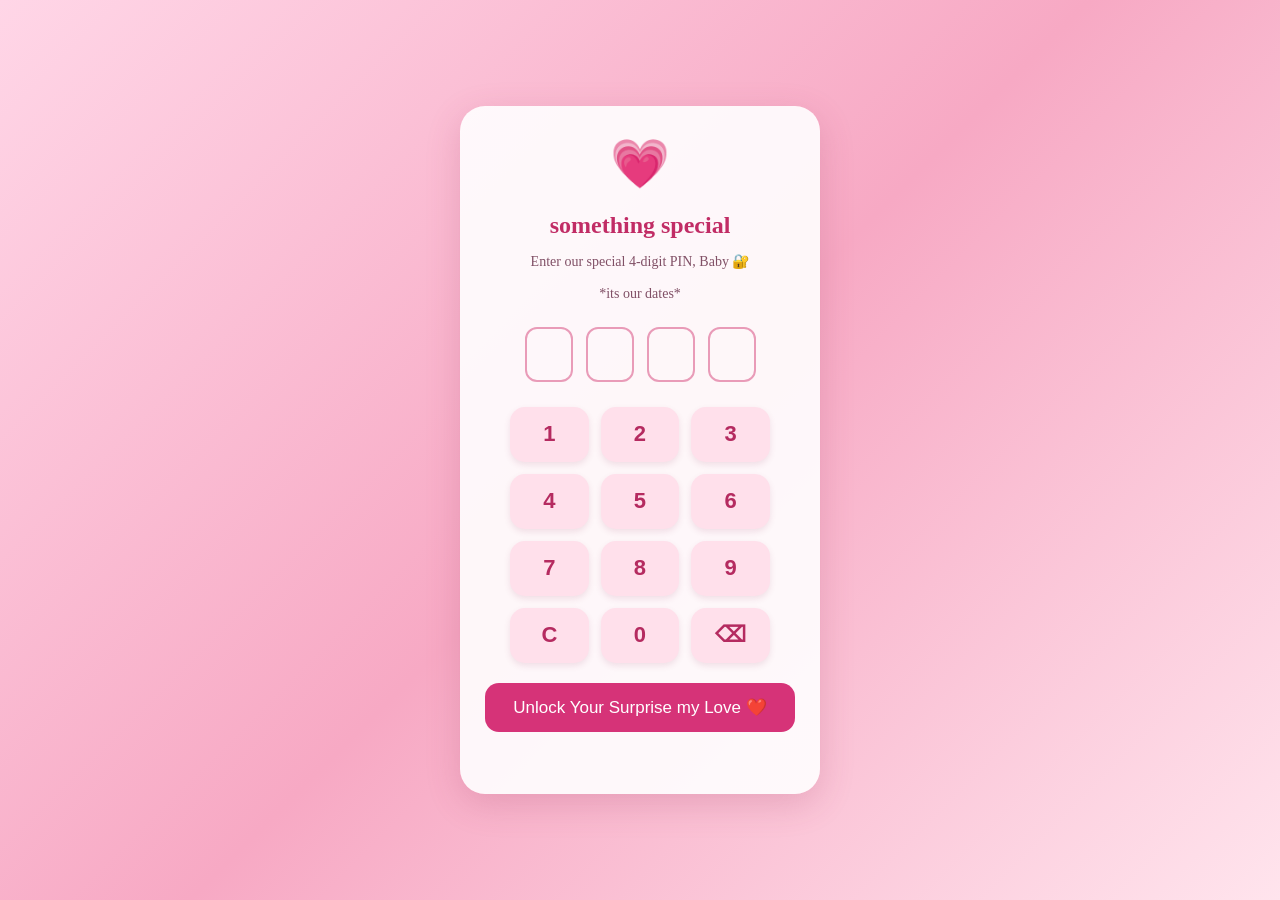
<file: password.html>
<!DOCTYPE html>
<html lang="en">
<head>
<meta charset="UTF-8">
<meta name="viewport" content="width=device-width, initial-scale=1.0">
<title>Our Secret PIN ❤️</title>

<style>
* {
    box-sizing: border-box;
}

body {
    margin: 0;
    min-height: 100vh;
    display: flex;
    justify-content: center;
    align-items: center;
    font-family: Georgia, serif;
    background: linear-gradient(135deg, #ffd6e7, #f7a9c4, #ffe4ed);
}

.container {
    width: 90%;
    max-width: 360px;
    padding: 30px 25px;
    text-align: center;
    background: rgba(255,255,255,0.9);
    border-radius: 25px;
    box-shadow: 0 10px 35px rgba(160,50,90,0.2);
}

.heart {
    font-size: 48px;
    animation: beat 1.3s infinite;
}

h2 {
    color: #c12c65;
    margin-bottom: 8px;
}

p {
    color: #815066;
    font-size: 14px;
}

.pin-boxes {
    display: flex;
    justify-content: center;
    gap: 13px;
    margin: 25px 0;
}

.pin {
    width: 48px;
    height: 55px;
    border: 2px solid #e99bb8;
    border-radius: 12px;
    font-size: 26px;
    font-weight: bold;
    color: #c12c65;
    display: flex;
    justify-content: center;
    align-items: center;
}

.keypad {
    display: grid;
    grid-template-columns: repeat(3, 1fr);
    gap: 12px;
    max-width: 260px;
    margin: auto;
}

.key {
    height: 55px;
    border: none;
    border-radius: 15px;
    background: #ffe0eb;
    color: #b52b60;
    font-size: 22px;
    font-weight: bold;
    cursor: pointer;
    box-shadow: 0 3px 6px rgba(150,50,90,0.12);
}

.key:active {
    transform: scale(0.94);
    background: #f7b5cd;
}

.unlock {
    margin-top: 20px;
    width: 100%;
    padding: 14px;
    border: none;
    border-radius: 14px;
    background: #d63378;
    color: white;
    font-size: 17px;
    cursor: pointer;
}

#error {
    color: #d00045;
    min-height: 20px;
    font-size: 13px;
    margin-top: 12px;
}

@keyframes beat {
    50% { transform: scale(1.18); }
}
</style>
</head>

<body>

<div class="container">

    <div class="heart">💗</div>

    <h2>something special</h2>

    <p>Enter our special 4-digit PIN, Baby 🔐<br><br>
        *its our dates*

    </p>

    <div class="pin-boxes">
        <div class="pin" id="pin0"></div>
        <div class="pin" id="pin1"></div>
        <div class="pin" id="pin2"></div>
        <div class="pin" id="pin3"></div>
    </div>

    <div class="keypad">
        <button class="key" onclick="addNumber('1')">1</button>
        <button class="key" onclick="addNumber('2')">2</button>
        <button class="key" onclick="addNumber('3')">3</button>
        <button class="key" onclick="addNumber('4')">4</button>
        <button class="key" onclick="addNumber('5')">5</button>
        <button class="key" onclick="addNumber('6')">6</button>
        <button class="key" onclick="addNumber('7')">7</button>
        <button class="key" onclick="addNumber('8')">8</button>
        <button class="key" onclick="addNumber('9')">9</button>
        <button class="key" onclick="clearPIN()">C</button>
        <button class="key" onclick="addNumber('0')">0</button>
        <button class="key" onclick="deleteNumber()">⌫</button>
    </div>

    <button class="unlock" onclick="checkPIN()">
        Unlock Your Surprise my Love ❤️
    </button>

    <div id="error"></div>

</div>

<script>
let enteredPIN = "";

function updatePIN() {
    for (let i = 0; i < 4; i++) {
        document.getElementById("pin" + i).textContent =
            enteredPIN[i] ? "●" : "";
    }
}

function addNumber(number) {
    if (enteredPIN.length < 4) {
        enteredPIN += number;
        updatePIN();
        document.getElementById("error").textContent = "";
    }
}

function deleteNumber() {
    enteredPIN = enteredPIN.slice(0, -1);
    updatePIN();
}

function clearPIN() {
    enteredPIN = "";
    updatePIN();
    document.getElementById("error").textContent = "";
}

function checkPIN() {
    if (enteredPIN === "2023") {
       window.location.href = "welcome.html";
    } else {
        document.getElementById("error").textContent =
            "Wrong PIN! Try again, Baby ❤️";
        enteredPIN = "";
        updatePIN();
    }
}
</script>

</body>
</html>
</file>
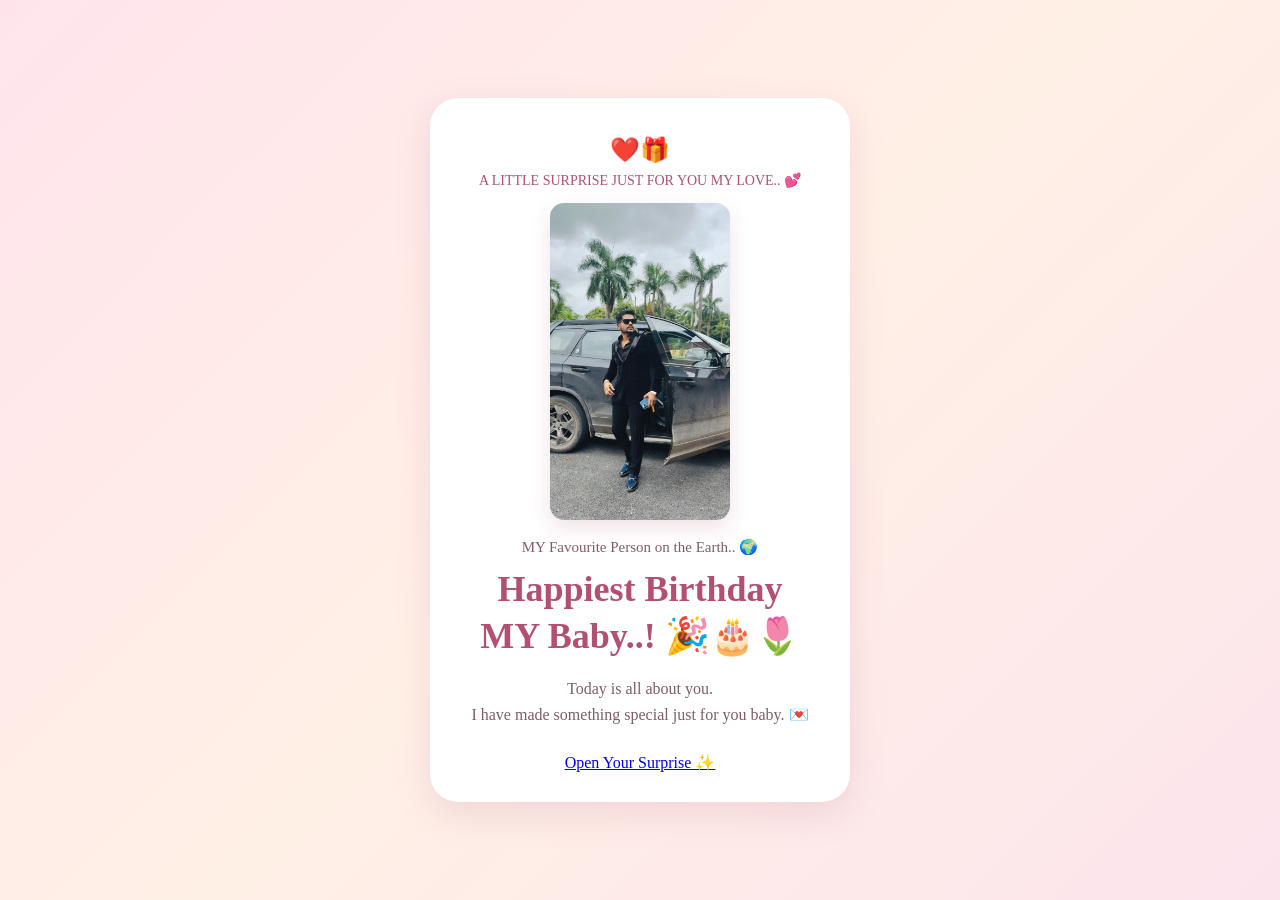
<file: welcome.html>
<!DOCTYPE html>
<html lang="en">
<head>
  <meta charset="UTF-8">
  <meta name="viewport" content="width=device-width, initial-scale=1.0">
  <title>A Little Surprise For You My World</title>
  <link rel="stylesheet" href="style.css">
</head>
<body>

  <div class="birthday-card">
    <div class="decoration"> ❤️🎁</div>

    <p class="small-heading">A LITTLE SURPRISE JUST FOR YOU MY LOVE.. 💕</p>

  <div class="photo-frame">
 <img src="./welcome-photo.jpg" alt="Our beautiful memory">
</div>
    <p class="fav-text">MY Favourite Person on the Earth.. 🌍</p>

    <h1>Happiest Birthday<br>MY Baby..! 🎉🎂🌷</h1>

    <p class="birthday-message">
      Today is all about you.<br>
      I have made something special just for you baby. 💌
    </p>

    <!-- This button will open the next page -->
 <a href="page2.html" class="page2-btn">Open Your Surprise ✨</a>
  </div>

</body>
</html>
</file>
<file: style.css>
* {
  margin: 0;
  padding: 0;
  box-sizing: border-box;
}

body {
  min-height: 100vh;
  min-height: 100svh;
  display: flex;
  justify-content: center;
  align-items: center;
  padding: 20px 15px;
  background: linear-gradient(135deg, #ffe4ec, #fff0e6, #fce4ec);
  font-family: Georgia, serif;
}

/* Card style */
.birthday-card,
.surprise-card {
  width: 100%;
  max-width: 420px;
  padding: 30px 24px;
  background: #ffffff;
  border-radius: 28px;
  box-shadow: 0 12px 35px rgba(180, 110, 135, 0.18);
  text-align: center;
}

.decoration {
  font-size: 24px;
  margin: 8px 0;
}

.decoration.big {
  font-size: 32px;
  margin-top: 20px;
}

.small-heading {
  font-size: 14px;
  color: #b34f70;
  margin-bottom: 14px;
}

.photo-frame {
  width: 180px;
  max-width: 75%;
  margin: 12px auto 18px;
}

.photo-frame img {
  width: 100%;
  height: auto;
  display: block;
  border-radius: 14px;
  box-shadow: 0 8px 20px rgba(180, 110, 135, 0.2);
}

.fav-text {
  font-size: 15px;
  color: #805c69;
  margin-bottom: 10px;
}

h1 {
  font-size: clamp(28px, 7vw, 36px);
  color: #b34f70;
  line-height: 1.3;
  margin-bottom: 16px;
}

.birthday-message {
  font-size: 16px;
  color: #805c69;
  line-height: 1.6;
  margin-bottom: 26px;
}

/* Button style */
.surprise-btn {
  display: inline-block;
  padding: 14px 30px;
  border-radius: 30px;
  background-color: #d987a1;
  color: white;
  font-size: 16px;
  text-decoration: none;
  transition: all 0.3s ease;
  font-family: Georgia, serif;
}

.surprise-btn:hover {
  background-color: #c46b88;
  transform: scale(1.05);
}

/* Surprise page */
.surprise-card h2 {
  font-size: 28px;
  color: #b34f70;
  margin-bottom: 18px;
}

.surprise-text {
  font-size: 17px;
  color: #6b4555;
  line-height: 1.75;
}

/* Particles */
#particles {
  position: fixed;
  top: 0;
  left: 0;
  width: 100%;
  height: 100%;
  pointer-events: none;
  z-index: 50;
  overflow: hidden;
}

.heart, .confetti {
  position: absolute;
  animation: fall linear forwards;
}

.heart {
  font-size: 18px;
}

.confetti {
  width: 9px;
  height: 9px;
  border-radius: 2px;
}

@keyframes fall {
  to {
    transform: translateY(110vh) rotate(720deg);
    opacity: 0;
  }
}

/* Mobile */
@media (max-width: 480px) {
  .birthday-card,
  .surprise-card {
    padding: 24px 18px;
  }
  .photo-frame {
    width: 160px;
  }
  /* ===== Corner Buttons ===== */
.corner-btn {
  position: fixed;
  bottom: 25px;
  padding: 12px 22px;
  border-radius: 50px;
  text-decoration: none;
  font-size: 15px;
  font-family: Georgia, serif;
  box-shadow: 0 6px 18px rgba(180, 100, 130, 0.25);
  transition: all 0.3s ease;
  z-index: 100;
}

.back-btn {
  left: 20px;
  background: #ffe4ec;
  color: #b33b5c;
}

.next-btn {
  right: 20px;
  background: #d987a1;
  color: white;
}

.corner-btn:hover {
  transform: scale(1.08);
  box-shadow: 0 8px 22px rgba(180, 100, 130, 0.35);
}
.heart {
  position: absolute;
  font-size: 30px;
  cursor: pointer;
  user-select: none;
  animation: fall linear forwards;
  z-index: 10;
  pointer-events: auto;
}

@keyframes fall {
  to {
    transform: translateY(360px) rotate(360deg);
  }
}

.message {
  position: absolute;
  top: 0;
  left: 0;
  width: 100%;
  height: 100%;
  background: #fff5f7;
  padding: 18px 15px;
  font-size: 13.8px;
  color: #5c3d4a;
  line-height: 1.55;
  text-align: left;
  z-index: 1;
  overflow-y: auto;          /* Important for scrolling */
  -webkit-overflow-scrolling: touch;
}
}
</file>
